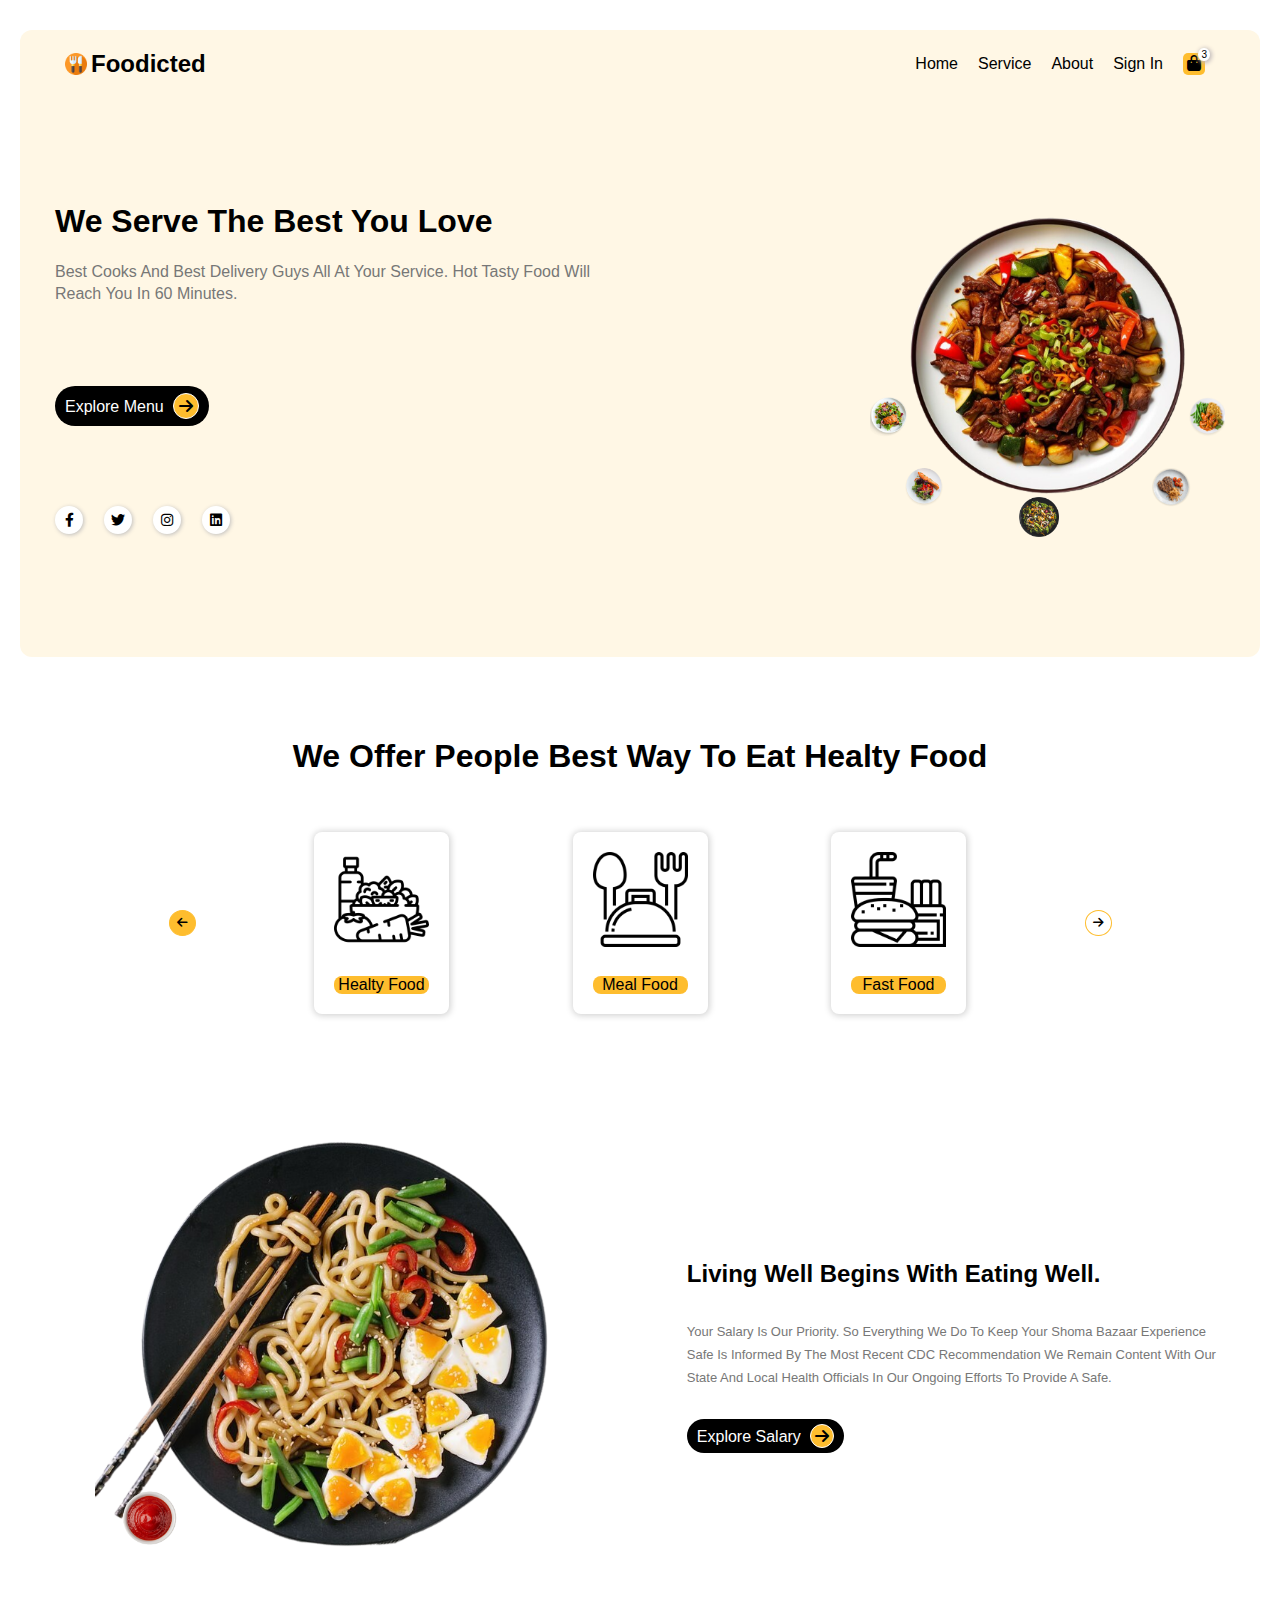
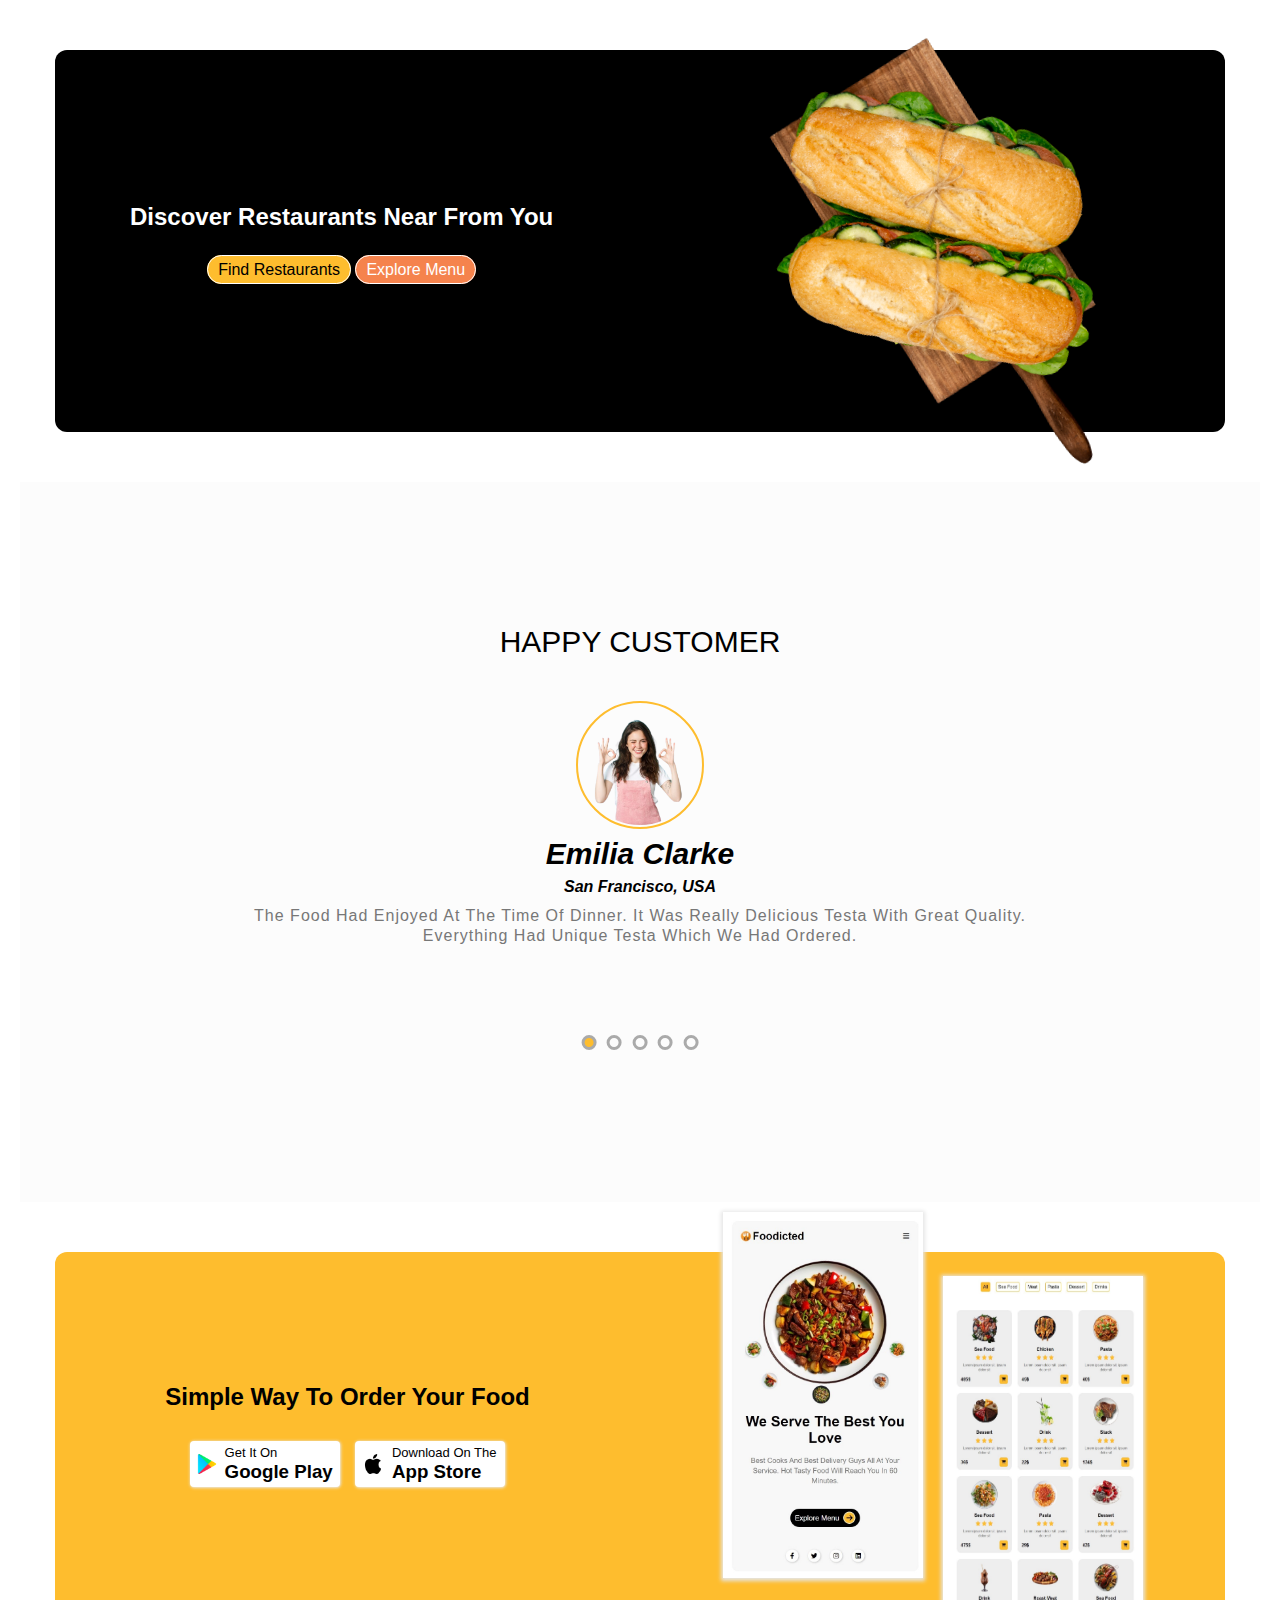
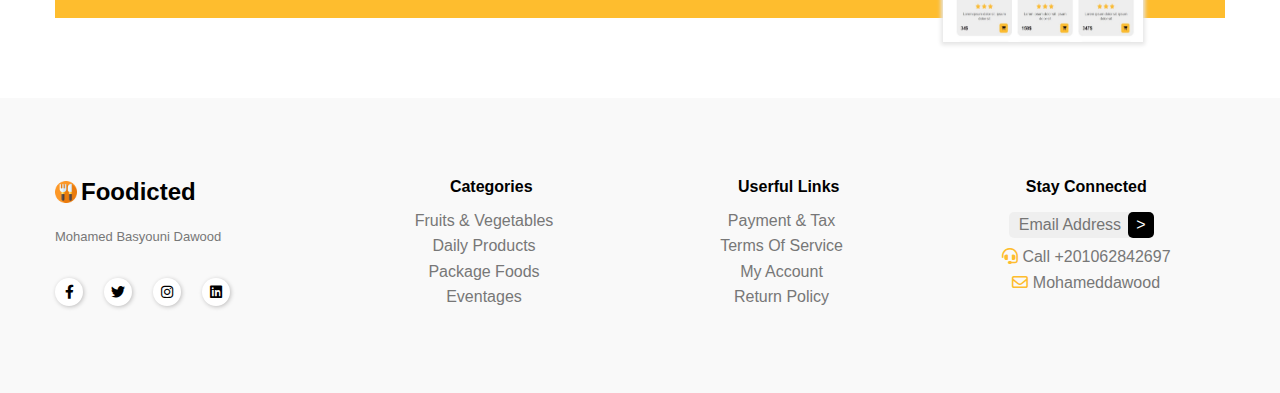
<file: index.html>
<!DOCTYPE html>
<html lang="en">

<head>
    <meta charset="UTF-8">

    <meta name="viewport" content="width=device-width, initial-scale=1.0">
    <!-- <link rel="stylesheet" href="css/bootstrap.min.css"> -->
    <link rel="stylesheet" href="css/main.css">
    <link rel="stylesheet" href="css/all.min.css">
    <link rel="stylesheet" href="css/normalize.css">
    <link rel="stylesheet" href="css/fontello.css">
    <link rel="icon" href="Images/Foodicted.png">
    <title>Foodicted</title>
</head>

<body>


    <!--start main-container  -->
    <div class="main-container" id="landing">

        <button id="btn2"><i class="fa-solid fa-arrow-up"></i></button>
        <!-- start landing  -->
        <div class="landing">
            <div class="container">
                <nav>
                    <div class="logo">
                        <img src="Images/Foodicted.png" alt="">
                        <h2>foodicted</h2>
                    </div>
                    <ul id="uln">
                        <li>
                            <a href="#landing">home</a>
                        </li>
                        <li>
                            <a href="#slider">service</a>
                        </li>
                        <li>
                            <a href="#about">about</a>
                        </li>
                        <li>
                            <a href="#footer">sign in</a>
                        </li>
                        <li class="shopping">
                            <a href=""><i class="fa fa-shopping-bag" aria-hidden="true" ></i></a>
                        </li>

                    </ul>
                    <div class="icon">
                        <i id="btn-icon" class="fa fa-bars" aria-hidden="true"></i>
                    </div>
                </nav>
                <div class="content">
                    <div class="text">
                        <h1>we serve the best you love </h1>
                        <p>Best cooks and best delivery guys all at your service. hot tasty food will reach you in 60 minutes.</p>
                        <a  class="explore-menu">
                            <span>explore menu</span>
                            <i class="fa fa-arrow-right" aria-hidden="true"></i>
                        </a>
                        <div class="social">
                            <a href="https://www.facebook.com/mohamed.bdawod.5" target="_blank"><i class="fa-brands fa-facebook-f"></i></a>
                            <a href="https://twitter.com/Bessooo23" target="_blank"><i class="fa-brands fa-twitter"></i></a>
                            <a href="https://www.instagram.com/mohamed__dawood23/?hl=en" target="_blank"><i class="fa-brands fa-instagram"></i></a>
                            <a href="https://www.linkedin.com/in/mohamed-basyouni-dawood/" target="_blank"><i class="fa-brands fa-linkedin"></i></a>
                        </div>
                    </div>
                    <div class="img">
                        <img src="Images/landing 3.png" alt="">
                        <span><img src="Images/Before/Before (6).png" alt=""></span>
                        <span><img src="Images/Before/Before (1).png" alt=""></span>
                        <span><img src="Images/Before/Before (4).png" alt=""></span>
                        <span><img src="Images/Before/Before (5).png" alt=""></span>
                        <span><img src="Images/Before/Before (2).png" alt=""></span>
                    </div>
                </div>
            </div>

        </div>
        <!-- end landing  -->


        <!-- start slider -->
        <div class="slider" id="slider">
            <div class="container">
                <h1>we offer people best way to eat healty food</h1>
                <div class="content">
                    <i class="fa fa-arrow-left" aria-hidden="true"></i>
                    <div class="box">
                        <img src="Images/Slider/Healty Food.png" alt="">
                        <p>healty food</p>
                    </div>
                    <div class="box">
                        <img src="Images/Slider/meal food.png" alt="">
                        <p>meal food</p>
                    </div>
                    <div class="box">
                        <img src="Images/Slider/Fast food.png" alt="">
                        <p>fast food</p>
                    </div>
                    <i class="fa fa-arrow-right" aria-hidden="true"></i>
                </div>
            </div>
        </div>
        <!-- end slider  -->


        <!-- start salary  -->
        <div class="salary">
            <div class="container">
                <div class="images">
                    <img src="Images/final salary.png" alt="">
                    <span><img src="Images/catchup.png" alt=""></span>
                </div>
                <div class="text">
                    <h2>living well begins with eating well.</h2>
                    <p>
                        <!-- راتبك هو أولويتنا. لذلك فإن كل ما نقوم به للحفاظ على تجربة سوق شوما الخاص بك آمنًا يتم إبلاغه من خلال أحدث توصيات مراكز السيطرة على الأمراض والوقاية منها ، فنحن لا نزال راضين عن مسؤولي الصحة في ولايتنا والمحليين في جهودنا المستمرة لتوفير الأمان. -->
                        your salary is our priority. so everything we do to keep your shoma bazaar experience safe is informed by the most recent CDC recommendation we remain content with our state and local health officials in our ongoing efforts to provide a safe.
                    </p>
                    <a href="http://127.0.0.1:5500/Filter.html">
                        <span>explore salary</span>
                        <i class="fa fa-arrow-right" aria-hidden="true"></i>
                    </a>
                </div>
            </div>
        </div>
        <!-- end salary  -->

        <!-- start discover  -->
        <div class="discover">
            <div class="container">
                <div class="content">
                    <div class="text">
                        <h2>discover restaurants near from you</h2>
                        <div class="button">
                            <a href="">find restaurants</a>
                            <a href="http://127.0.0.1:5500/Filter.html">explore menu</a>
                        </div>
                    </div>
                    <div class="images">
                        <img src="Images/discover.png" alt="">
                    </div>
                </div>
            </div>
        </div>
        <!-- end discover  -->


        <!-- start about  -->
        <div class="about" id="about">
            <!-- <div class="container">
                <div class="image">
                    <img src="Images/About.png" alt="">
                </div>
                <div class="text">
                    <h2>what people's say about foodicted.</h2>
                    <p>the food had enjoyed at the time of dinner. it was really delicious testa with great quality. everything had unique testa which we had ordered.</p>
                    <div class="info">
                        <img src="Images/Customer.jpg" alt="">
                        <div class="data">
                            <h3>emily elshazly</h3>
                            <p>happy customer</p>
                        </div>
                    </div>
                </div>
            </div> -->
            <div class="container">

                <div class="contents-wraper">

                    <section class="header">
                        <h2>happy customer</h2>
                    </section>

                    <section class="testRow">

                        <div class="testItem active">
                            <img src="Images/Happy Customer/Happy Customer (7).png">
                            <h3>emilia clarke</h3>
                            <h4>San Francisco, USA</h4>
                            <p>the food had enjoyed at the time of dinner. it was really delicious testa with great quality. everything had unique testa which we had ordered.</p>
                        </div>

                        <div class="testItem">
                            <img src="Images/Happy Customer/Happy Customer (1).png">
                            <h3>marwan waled</h3>
                            <h4>california, USA</h4>
                            <p>the food had enjoyed at the time of dinner. it was really delicious testa with great quality. everything had unique testa which we had ordered.</p>
                        </div>

                        <div class="testItem">
                            <img src="Images/Happy Customer/Happy Customer (12).png">
                            <h3>salma adel</h3>
                            <h4>San Francisco, USA</h4>
                            <p>the food had enjoyed at the time of dinner. it was really delicious testa with great quality. everything had unique testa which we had ordered.</p>
                        </div>

                        <div class="testItem">
                            <img src="Images/Happy Customer/Happy Customer (5).png">
                            <h3>yousef ahmed</h3>
                            <h4>florida, USA</h4>
                            <p>the food had enjoyed at the time of dinner. it was really delicious testa with great quality. everything had unique testa which we had ordered.</p>
                        </div>

                        <div class="testItem">
                            <img src="Images/Happy Customer/Happy Customer (10).png">
                            <h3>merna mohamed</h3>
                            <h4>los angeles, USA</h4>
                            <p>the food had enjoyed at the time of dinner. it was really delicious testa with great quality. everything had unique testa which we had ordered.</p>
                        </div>

                    </section>

                    <section class="indicators">
                        <div class="dot active" attr='0' onclick="switchTest(this)"></div>
                        <div class="dot" attr='1' onclick="switchTest(this)"></div>
                        <div class="dot" attr='2' onclick="switchTest(this)"></div>
                        <div class="dot" attr='3' onclick="switchTest(this)"></div>
                        <div class="dot" attr='4' onclick="switchTest(this)"></div>
                    </section>

                </div>
            </div>
        </div>
        <!-- end about  -->
        <script type="text/javascript">
            // Access the testimonials
            let testSlide = document.querySelectorAll('.testItem');
            // Access the indicators
            let dots = document.querySelectorAll('.dot');

            var counter = 0;

            // Add click event to the indicators
            function switchTest(currentTest) {
                currentTest.classList.add('active');
                var testId = currentTest.getAttribute('attr');
                if (testId > counter) {
                    testSlide[counter].style.animation = 'next1 0.5s ease-in forwards';
                    counter = testId;
                    testSlide[counter].style.animation = 'next2 0.5s ease-in forwards';
                } else if (testId == counter) {
                    return;
                } else {
                    testSlide[counter].style.animation = 'prev1 0.5s ease-in forwards';
                    counter = testId;
                    testSlide[counter].style.animation = 'prev2 0.5s ease-in forwards';
                }
                indicators();
            }

            // Add and remove active class from the indicators
            function indicators() {
                for (i = 0; i < dots.length; i++) {
                    dots[i].className = dots[i].className.replace(' active', '');
                }
                dots[counter].className += ' active';
            }

            // Code for auto sliding
            function slideNext() {
                testSlide[counter].style.animation = 'next1 0.5s ease-in forwards';
                if (counter >= testSlide.length - 1) {
                    counter = 0;
                } else {
                    counter++;
                }
                testSlide[counter].style.animation = 'next2 0.5s ease-in forwards';
                indicators();
            }

            function autoSliding() {
                deleteInterval = setInterval(timer, 2000);

                function timer() {
                    slideNext();
                    indicators();
                }
            }
            autoSliding();

            // Stop auto sliding when mouse is over the indicators
            const container = document.querySelector('.indicators');
            container.addEventListener('mouseover', pause);

            function pause() {
                clearInterval(deleteInterval);
            }

            // Resume sliding when mouse is out of the indicators
            container.addEventListener('mouseout', autoSliding);
        </script>

        <!-- start application  -->
        <div class="application" id="footer">
            <div class="container">
                <div class="content">
                    <div class="text">
                        <h2>simple way to order your food</h2>
                        <div class="button">
                            <a href="">
                                <img src="Images/google-play.png" alt="">
                                <section>
                                    <p>get it on</p>
                                    <h3>google play</h3>
                                </section>
                            </a>
                            <a href="">
                                <img src="Images/apple-logo.png" alt="">
                                <section>
                                    <p>download on the</p>
                                    <h3>app store</h3>
                                </section>
                            </a>
                        </div>
                    </div>
                    <div class="app">
                        <img src="Images/coppy.jpeg" alt="">
                        <img src="Images/mnue copy.jpeg" alt="">
                    </div>
                </div>
            </div>
        </div>
        <!-- end application  -->



    </div>
    <!--end main-container  -->


    <!-- start footer  -->
    <footer>
        <div class="main-container">
            <div class="container">
                <section>

                    <ul>
                        <li>
                            <h4>
                                <a href="">
                                    <div class="logo">
                                        <img src="Images/Foodicted.png" alt="">
                                        <h2>foodicted</h2>
                                    </div>
                                </a>
                            </h4>
                        </li>
                        <li>
                            <p>mohamed Basyouni Dawood</p>
                        </li>
                        <li>
                            <div class="social">
                                <a href="https://www.facebook.com/mohamed.bdawod.5" target="_blank"><i class="fa-brands fa-facebook-f"></i></a>
                                <a href="https://twitter.com/Bessooo23" target="_blank"><i class="fa-brands fa-twitter"></i></a>
                                <a href="https://www.instagram.com/mohamed__dawood23/?hl=en" target="_blank"><i class="fa-brands fa-instagram"></i></a>
                                <a href="https://www.linkedin.com/in/mohamed-basyouni-dawood/" target="_blank"><i class="fa-brands fa-linkedin"></i></a>
                            </div>
                        </li>
                        </li>
                    </ul>

                    <ul>
                        <li>
                            <h4>categories</h4>
                        </li>
                        <li>
                            <a href="">fruits & vegetables<i class="fa-solid fa-angles-right "></i></a>
                        </li>
                        <li>
                            <a href="">daily products<i class="fa-solid fa-angles-right "></i></a>
                        </li>
                        <li>
                            <a href="">package foods<i class="fa-solid fa-angles-right "></i></a>
                        </li>
                        <li>
                            <a href="">eventages<i class="fa-solid fa-angles-right "></i></a>
                        </li>
                    </ul>

                    <ul>
                        <li>
                            <h4>userful links</h4>
                        </li>
                        <li>
                            <a href="">payment & tax<i class="fa-solid fa-angles-right "></i></a>
                        </li>
                        <li>
                            <a href="">terms of service<i class="fa-solid fa-angles-right "></i></a>
                        </li>
                        <li>
                            <a href="">my account<i class="fa-solid fa-angles-right "></i></a>
                        </li>
                        <li>
                            <a href="">return policy<i class="fa-solid fa-angles-right "></i></a>
                        </li>
                    </ul>

                    <ul>
                        <li>
                            <h4>stay connected</h4>
                        </li>
                        <li>
                            <form action="">
                                <input type="text" placeholder="Email Address">
                                <input type="submit" value=">">
                            </form>
                        </li>
                        <li>
                            <a href=""><i class="fa-solid fa-headset"></i> call <span>+201062842697</span></a>
                        </li>
                        <li>
                            <a href=""><i class="fa-regular fa-envelope"></i> mohameddawood</a>
                        </li>
                    </ul>

                </section>
            </div>
        </div>

    </footer>
    <!-- end footer  -->
    <!-- <script src="js/bootstrap.bundle.min.js"></script>
    <script src="js/all.min.js"></script> -->
    <script src="Js/main.js"></script>
</body>

</html>
</file>
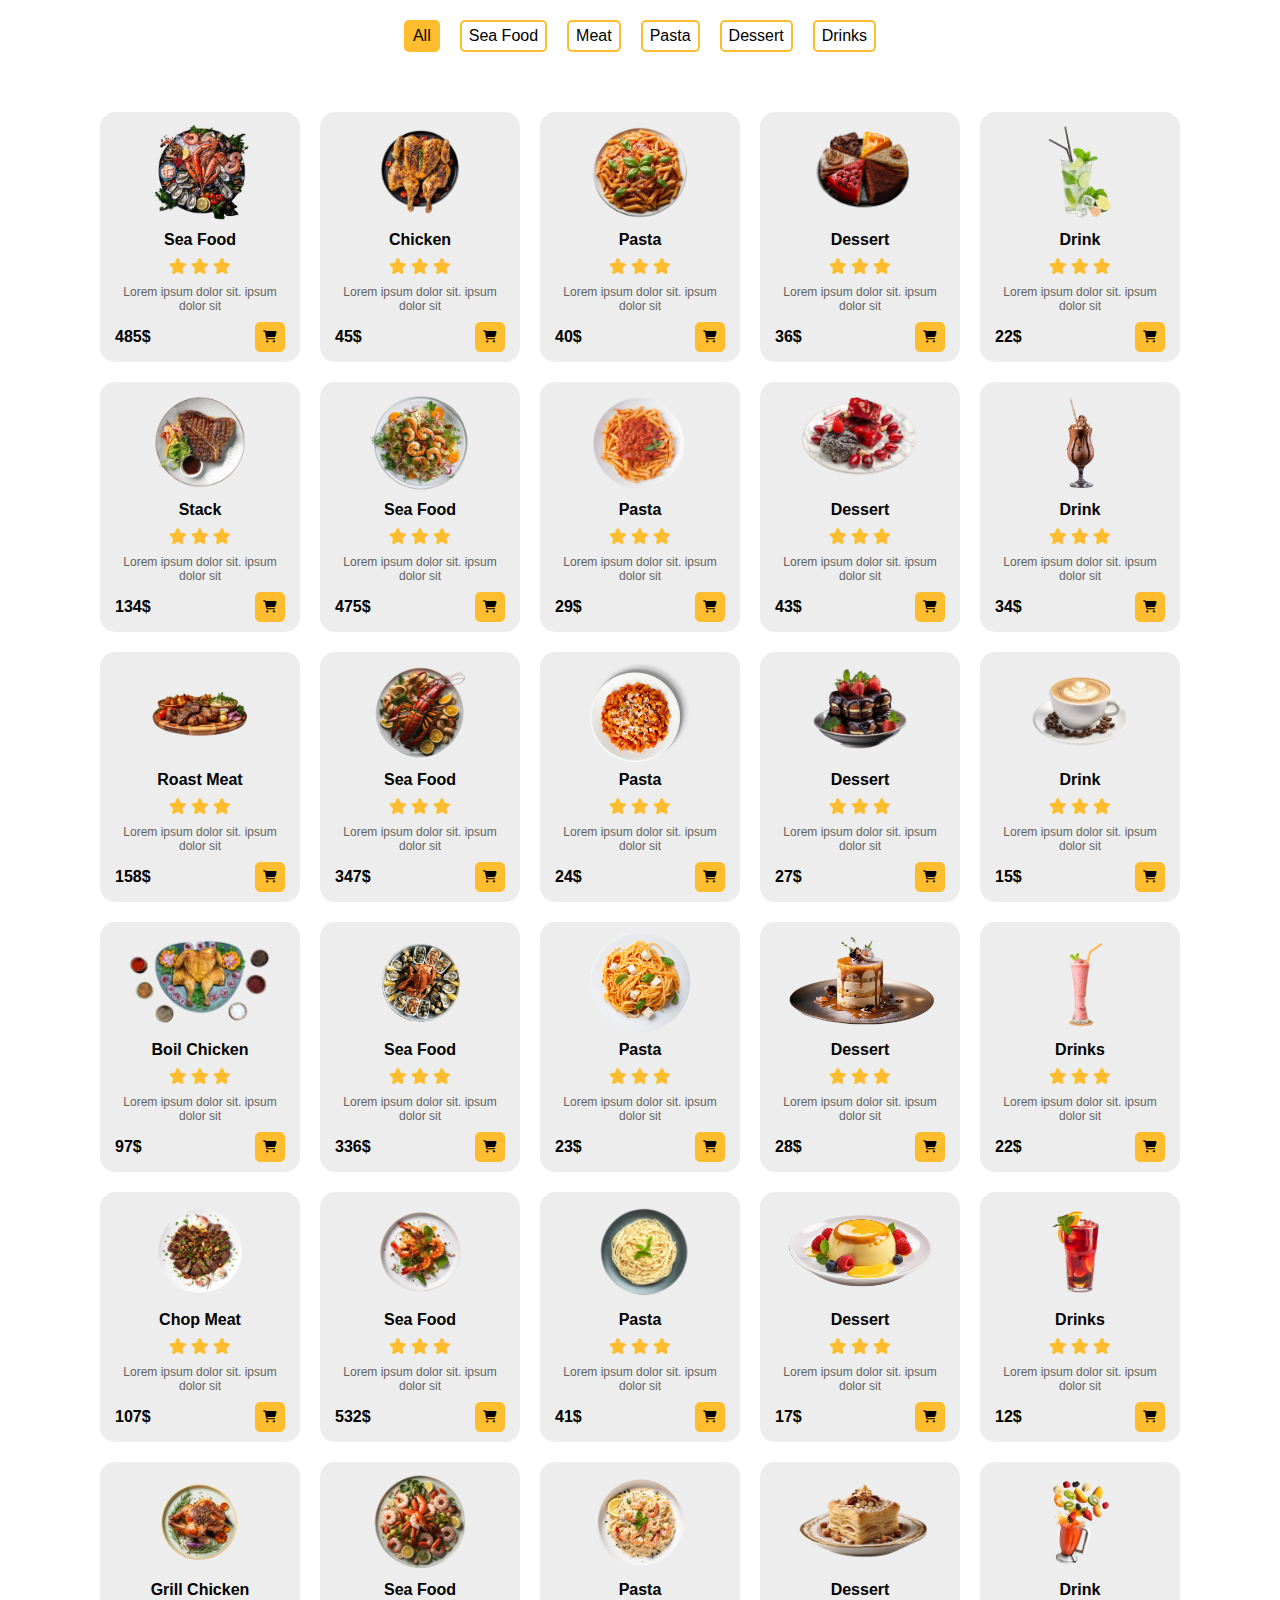
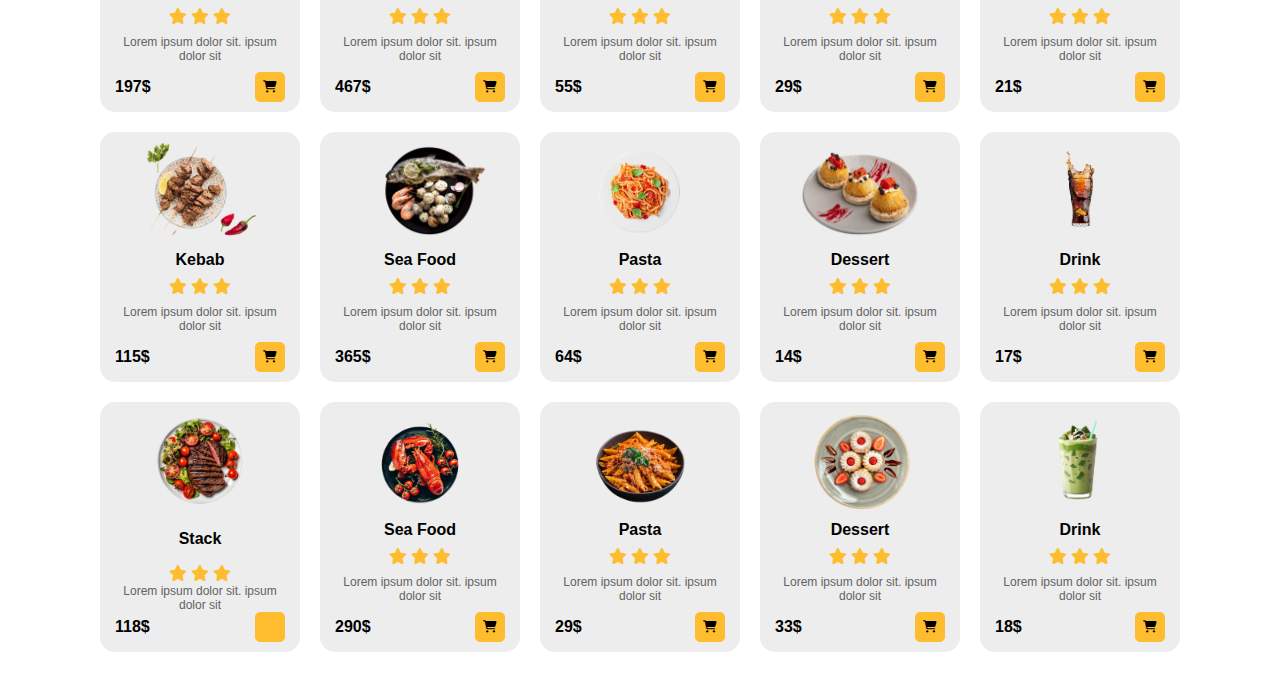
<file: Filter.html>
<!DOCTYPE html>
<html lang="en">

<head>
    <meta charset="UTF-8" />
    <meta name="viewport" content="width=device-width, initial-scale=1.0" />
    <link rel="stylesheet" href="css/filter.css" />
    <link rel="stylesheet" href="css/all.min.css">
    <link rel="stylesheet" href="css/normalize.css">
    <link rel="icon" href="Images/Foodicted.png">
    <title>Menu</title>
</head>

<body>
    <div class="filter">
        <div class="container">
            <div class="head">
                <ul>
                    <li data-cat=".all" class="active">all</li>
                    <li data-cat=".seafood">sea food</li>
                    <li data-cat=".meat">meat</li>
                    <li data-cat=".pasta">pasta</li>
                    <li data-cat=".dessert">dessert</li>
                    <li data-cat=".drinks">drinks</li>
                </ul>
            </div>
            <div class="content">
                <div class="all seafood">
                    <img src="Images/Filter/SeaFood/Seafood 1.png" alt="">
                    <span>-10%</span>
                    <ul>
                        <li>
                            <i class="fa-solid fa-plus"></i>
                        </li>
                        <li>
                            <i class="fa-solid fa-eye"></i>
                        </li>
                        <li>
                            <i class="fa-solid fa-heart"></i>
                        </li>
                    </ul>
                    <h3>sea food</h3>
                    <list>
                        <i class="fa fa-star" aria-hidden="true"></i>
                        <i class="fa fa-star" aria-hidden="true"></i>
                        <i class="fa fa-star" aria-hidden="true"></i>
                    </list>
                    <p>Lorem ipsum dolor sit. ipsum dolor sit</p>
                    <section class="price">
                        <span>485$</span>
                        <a href=""><i class="fa-solid fa-cart-shopping"></i></a>
                    </section>
                </div>
                <div class="all meat">
                    <img src="Images/Filter/chicken1.png" alt="">
                    <span>-10%</span>
                    <ul>
                        <li>
                            <i class="fa-solid fa-plus"></i>
                        </li>
                        <li>
                            <i class="fa-solid fa-eye"></i>
                        </li>
                        <li>
                            <i class="fa-solid fa-heart"></i>
                        </li>
                    </ul>
                    <h3>chicken</h3>
                    <list>
                        <i class="fa fa-star" aria-hidden="true"></i>
                        <i class="fa fa-star" aria-hidden="true"></i>
                        <i class="fa fa-star" aria-hidden="true"></i>
                    </list>
                    <p>Lorem ipsum dolor sit. ipsum dolor sit</p>
                    <section class="price">
                        <span>45$</span>
                        <a href=""><i class="fa-solid fa-cart-shopping"></i></a>
                    </section>
                </div>
                <div class="all pasta">
                    <img src="Images/Filter/Pasta Without background/Pasta  (8).png" alt="">
                    <span>-10%</span>
                    <ul>
                        <li>
                            <i class="fa-solid fa-plus"></i>
                        </li>
                        <li>
                            <i class="fa-solid fa-eye"></i>
                        </li>
                        <li>
                            <i class="fa-solid fa-heart"></i>
                        </li>
                    </ul>
                    <h3>pasta</h3>
                    <list>
                        <i class="fa fa-star" aria-hidden="true"></i>
                        <i class="fa fa-star" aria-hidden="true"></i>
                        <i class="fa fa-star" aria-hidden="true"></i>
                    </list>
                    <p>Lorem ipsum dolor sit. ipsum dolor sit</p>
                    <section class="price">
                        <span>40$</span>
                        <a href=""><i class="fa-solid fa-cart-shopping"></i></a>
                    </section>
                </div>
                <div class="all dessert">
                    <img src="Images/Filter/Dessert/Dessert (41).png" alt="">
                    <span>-10%</span>
                    <ul>
                        <li>
                            <i class="fa-solid fa-plus"></i>
                        </li>
                        <li>
                            <i class="fa-solid fa-eye"></i>
                        </li>
                        <li>
                            <i class="fa-solid fa-heart"></i>
                        </li>
                    </ul>
                    <h3>dessert</h3>
                    <list>
                        <i class="fa fa-star" aria-hidden="true"></i>
                        <i class="fa fa-star" aria-hidden="true"></i>
                        <i class="fa fa-star" aria-hidden="true"></i>
                    </list>
                    <p>Lorem ipsum dolor sit. ipsum dolor sit</p>
                    <section class="price">
                        <span>36$</span>
                        <a href=""><i class="fa-solid fa-cart-shopping"></i></a>
                    </section>
                </div>
                <div class="all drinks">
                    <img src="Images/Filter/Juice/juice  (4).png" alt="">
                    <span>-10%</span>
                    <ul>
                        <li>
                            <i class="fa-solid fa-plus"></i>
                        </li>
                        <li>
                            <i class="fa-solid fa-eye"></i>
                        </li>
                        <li>
                            <i class="fa-solid fa-heart"></i>
                        </li>
                    </ul>
                    <h3>drink</h3>
                    <list>
                        <i class="fa fa-star" aria-hidden="true"></i>
                        <i class="fa fa-star" aria-hidden="true"></i>
                        <i class="fa fa-star" aria-hidden="true"></i>
                    </list>
                    <p>Lorem ipsum dolor sit. ipsum dolor sit</p>
                    <section class="price">
                        <span>22$</span>
                        <a href=""><i class="fa-solid fa-cart-shopping"></i></a>
                    </section>
                </div>
                <div class="all meat">
                    <img src="Images/Filter/Meat Without Backgorund/Meat 1.png" alt="">
                    <span>-10%</span>
                    <ul>
                        <li>
                            <i class="fa-solid fa-plus"></i>
                        </li>
                        <li>
                            <i class="fa-solid fa-eye"></i>
                        </li>
                        <li>
                            <i class="fa-solid fa-heart"></i>
                        </li>
                    </ul>
                    <h3>stack</h3>
                    <list>
                        <i class="fa fa-star" aria-hidden="true"></i>
                        <i class="fa fa-star" aria-hidden="true"></i>
                        <i class="fa fa-star" aria-hidden="true"></i>
                    </list>
                    <p>Lorem ipsum dolor sit. ipsum dolor sit</p>
                    <section class="price">
                        <span>134$</span>
                        <a href=""><i class="fa-solid fa-cart-shopping"></i></a>
                    </section>
                </div>
                <div class="all seafood">
                    <img src="Images/Filter/SeaFood/SeaFood 2.png" alt="">
                    <span>-10%</span>
                    <ul>
                        <li>
                            <i class="fa-solid fa-plus"></i>
                        </li>
                        <li>
                            <i class="fa-solid fa-eye"></i>
                        </li>
                        <li>
                            <i class="fa-solid fa-heart"></i>
                        </li>
                    </ul>
                    <h3>sea food</h3>
                    <list>
                        <i class="fa fa-star" aria-hidden="true"></i>
                        <i class="fa fa-star" aria-hidden="true"></i>
                        <i class="fa fa-star" aria-hidden="true"></i>
                    </list>
                    <p>Lorem ipsum dolor sit. ipsum dolor sit</p>
                    <section class="price">
                        <span>475$</span>
                        <a href=""><i class="fa-solid fa-cart-shopping"></i></a>
                    </section>
                </div>
                <div class="all pasta">
                    <img src="Images/Filter/Pasta Without background/Pasta  (5).png" alt="">
                    <span>-10%</span>
                    <ul>
                        <li>
                            <i class="fa-solid fa-plus"></i>
                        </li>
                        <li>
                            <i class="fa-solid fa-eye"></i>
                        </li>
                        <li>
                            <i class="fa-solid fa-heart"></i>
                        </li>
                    </ul>
                    <h3>pasta</h3>
                    <list>
                        <i class="fa fa-star" aria-hidden="true"></i>
                        <i class="fa fa-star" aria-hidden="true"></i>
                        <i class="fa fa-star" aria-hidden="true"></i>
                    </list>
                    <p>Lorem ipsum dolor sit. ipsum dolor sit</p>
                    <section class="price">
                        <span>29$</span>
                        <a href=""><i class="fa-solid fa-cart-shopping"></i></a>
                    </section>
                </div>
                <div class="all dessert">
                    <img src="Images/Filter/Dessert/Dessert (16).png" alt="">
                    <span>-10%</span>
                    <ul>
                        <li>
                            <i class="fa-solid fa-plus"></i>
                        </li>
                        <li>
                            <i class="fa-solid fa-eye"></i>
                        </li>
                        <li>
                            <i class="fa-solid fa-heart"></i>
                        </li>
                    </ul>
                    <h3>dessert</h3>
                    <list>
                        <i class="fa fa-star" aria-hidden="true"></i>
                        <i class="fa fa-star" aria-hidden="true"></i>
                        <i class="fa fa-star" aria-hidden="true"></i>
                    </list>
                    <p>Lorem ipsum dolor sit. ipsum dolor sit</p>
                    <section class="price">
                        <span>43$</span>
                        <a href=""><i class="fa-solid fa-cart-shopping"></i></a>
                    </section>
                </div>
                <div class="all drinks">
                    <img src="Images/Filter/Juice/juice  (29).png" alt="">
                    <span>-10%</span>
                    <ul>
                        <li>
                            <i class="fa-solid fa-plus"></i>
                        </li>
                        <li>
                            <i class="fa-solid fa-eye"></i>
                        </li>
                        <li>
                            <i class="fa-solid fa-heart"></i>
                        </li>
                    </ul>
                    <h3>drink</h3>
                    <list>
                        <i class="fa fa-star" aria-hidden="true"></i>
                        <i class="fa fa-star" aria-hidden="true"></i>
                        <i class="fa fa-star" aria-hidden="true"></i>
                    </list>
                    <p>Lorem ipsum dolor sit. ipsum dolor sit</p>
                    <section class="price">
                        <span>34$</span>
                        <a href=""><i class="fa-solid fa-cart-shopping"></i></a>
                    </section>
                </div>
                <div class="all meat">
                    <img src="Images/Filter/Meat Without Backgorund/Meat 5.png" alt="">
                    <ul>
                        <li>
                            <i class="fa-solid fa-plus"></i>
                        </li>
                        <li>
                            <i class="fa-solid fa-eye"></i>
                        </li>
                        <li>
                            <i class="fa-solid fa-heart"></i>
                        </li>
                    </ul><span>-10%</span>
                    <h3>roast meat</h3>
                    <list>
                        <i class="fa fa-star" aria-hidden="true"></i>
                        <i class="fa fa-star" aria-hidden="true"></i>
                        <i class="fa fa-star" aria-hidden="true"></i>
                    </list>
                    <p>Lorem ipsum dolor sit. ipsum dolor sit</p>
                    <section class="price">
                        <span>158$</span>
                        <a href=""><i class="fa-solid fa-cart-shopping"></i></a>
                    </section>
                </div>
                <div class="all seafood">
                    <img src="Images/Filter/SeaFood/SeaFood 3.png" alt="">
                    <span>-10%</span>
                    <ul>
                        <li>
                            <i class="fa-solid fa-plus"></i>
                        </li>
                        <li>
                            <i class="fa-solid fa-eye"></i>
                        </li>
                        <li>
                            <i class="fa-solid fa-heart"></i>
                        </li>
                    </ul>
                    <h3>sea food</h3>
                    <list>
                        <i class="fa fa-star" aria-hidden="true"></i>
                        <i class="fa fa-star" aria-hidden="true"></i>
                        <i class="fa fa-star" aria-hidden="true"></i>
                    </list>
                    <p>Lorem ipsum dolor sit. ipsum dolor sit</p>
                    <section class="price">
                        <span>347$</span>
                        <a href=""><i class="fa-solid fa-cart-shopping"></i></a>
                    </section>
                </div>
                <div class="all pasta">
                    <img src="Images/Filter/Pasta Without background/Pasta (20).png" alt="">
                    <span>-10%</span>
                    <ul>
                        <li>
                            <i class="fa-solid fa-plus"></i>
                        </li>
                        <li>
                            <i class="fa-solid fa-eye"></i>
                        </li>
                        <li>
                            <i class="fa-solid fa-heart"></i>
                        </li>
                    </ul>
                    <h3>pasta</h3>
                    <list>
                        <i class="fa fa-star" aria-hidden="true"></i>
                        <i class="fa fa-star" aria-hidden="true"></i>
                        <i class="fa fa-star" aria-hidden="true"></i>
                    </list>
                    <p>Lorem ipsum dolor sit. ipsum dolor sit</p>
                    <section class="price">
                        <span>24$</span>
                        <a href=""><i class="fa-solid fa-cart-shopping"></i></a>
                    </section>
                </div>
                <div class="all dessert">
                    <img src="Images/Filter/Dessert/Dessert (5).png" alt="">
                    <span>-10%</span>
                    <ul>
                        <li>
                            <i class="fa-solid fa-plus"></i>
                        </li>
                        <li>
                            <i class="fa-solid fa-eye"></i>
                        </li>
                        <li>
                            <i class="fa-solid fa-heart"></i>
                        </li>
                    </ul>
                    <h3>dessert</h3>
                    <list>
                        <i class="fa fa-star" aria-hidden="true"></i>
                        <i class="fa fa-star" aria-hidden="true"></i>
                        <i class="fa fa-star" aria-hidden="true"></i>
                    </list>
                    <p>Lorem ipsum dolor sit. ipsum dolor sit</p>
                    <section class="price">
                        <span>27$</span>
                        <a href=""><i class="fa-solid fa-cart-shopping"></i></a>
                    </section>
                </div>
                <div class="all drinks">
                    <img src="Images/Filter/Juice/juice  (5).png" alt="">
                    <span>-10%</span>
                    <ul>
                        <li>
                            <i class="fa-solid fa-plus"></i>
                        </li>
                        <li>
                            <i class="fa-solid fa-eye"></i>
                        </li>
                        <li>
                            <i class="fa-solid fa-heart"></i>
                        </li>
                    </ul>
                    <h3>drink</h3>
                    <list>
                        <i class="fa fa-star" aria-hidden="true"></i>
                        <i class="fa fa-star" aria-hidden="true"></i>
                        <i class="fa fa-star" aria-hidden="true"></i>
                    </list>
                    <p>Lorem ipsum dolor sit. ipsum dolor sit</p>
                    <section class="price">
                        <span>15$</span>
                        <a href=""><i class="fa-solid fa-cart-shopping"></i></a>
                    </section>
                </div>
                <div class="all meat">
                    <img src="Images/Filter/Meat Without Backgorund/Chicken with spices .png" alt="">
                    <span>-10%</span>
                    <ul>
                        <li>
                            <i class="fa-solid fa-plus"></i>
                        </li>
                        <li>
                            <i class="fa-solid fa-eye"></i>
                        </li>
                        <li>
                            <i class="fa-solid fa-heart"></i>
                        </li>
                    </ul>
                    <h3>Boil chicken</h3>
                    <list>
                        <i class="fa fa-star" aria-hidden="true"></i>
                        <i class="fa fa-star" aria-hidden="true"></i>
                        <i class="fa fa-star" aria-hidden="true"></i>
                    </list>
                    <p>Lorem ipsum dolor sit. ipsum dolor sit</p>
                    <section class="price">
                        <span>97$</span>
                        <a href=""><i class="fa-solid fa-cart-shopping"></i></a>
                    </section>
                </div>
                <div class="all seafood">
                    <img src="Images/Filter/SeaFood/SeaFood 4.png" alt="">
                    <span>-10%</span>
                    <ul>
                        <li>
                            <i class="fa-solid fa-plus"></i>
                        </li>
                        <li>
                            <i class="fa-solid fa-eye"></i>
                        </li>
                        <li>
                            <i class="fa-solid fa-heart"></i>
                        </li>
                    </ul>
                    <h3>sea food</h3>
                    <list>
                        <i class="fa fa-star" aria-hidden="true"></i>
                        <i class="fa fa-star" aria-hidden="true"></i>
                        <i class="fa fa-star" aria-hidden="true"></i>
                    </list>
                    <p>Lorem ipsum dolor sit. ipsum dolor sit</p>
                    <section class="price">
                        <span>336$</span>
                        <a href=""><i class="fa-solid fa-cart-shopping"></i></a>
                    </section>
                </div>
                <div class="all pasta">
                    <img src="Images/Filter/Pasta Without background/Pasta (21).png" alt="">
                    <span>-10%</span>
                    <ul>
                        <li>
                            <i class="fa-solid fa-plus"></i>
                        </li>
                        <li>
                            <i class="fa-solid fa-eye"></i>
                        </li>
                        <li>
                            <i class="fa-solid fa-heart"></i>
                        </li>
                    </ul>
                    <h3>pasta</h3>
                    <list>
                        <i class="fa fa-star" aria-hidden="true"></i>
                        <i class="fa fa-star" aria-hidden="true"></i>
                        <i class="fa fa-star" aria-hidden="true"></i>
                    </list>
                    <p>Lorem ipsum dolor sit. ipsum dolor sit</p>
                    <section class="price">
                        <span>23$</span>
                        <a href=""><i class="fa-solid fa-cart-shopping"></i></a>
                    </section>
                </div>
                <div class="all dessert">
                    <img src="Images/Filter/Dessert/Dessert (3).png" alt="">
                    <span>-10%</span>
                    <ul>
                        <li>
                            <i class="fa-solid fa-plus"></i>
                        </li>
                        <li>
                            <i class="fa-solid fa-eye"></i>
                        </li>
                        <li>
                            <i class="fa-solid fa-heart"></i>
                        </li>
                    </ul>
                    <h3>dessert</h3>
                    <list>
                        <i class="fa fa-star" aria-hidden="true"></i>
                        <i class="fa fa-star" aria-hidden="true"></i>
                        <i class="fa fa-star" aria-hidden="true"></i>
                    </list>
                    <p>Lorem ipsum dolor sit. ipsum dolor sit</p>
                    <section class="price">
                        <span>28$</span>
                        <a href=""><i class="fa-solid fa-cart-shopping"></i></a>
                    </section>
                </div>
                <div class="all drinks">
                    <img src="Images/Filter/Juice/juice  (11).png" alt="">
                    <span>-10%</span>
                    <ul>
                        <li>
                            <i class="fa-solid fa-plus"></i>
                        </li>
                        <li>
                            <i class="fa-solid fa-eye"></i>
                        </li>
                        <li>
                            <i class="fa-solid fa-heart"></i>
                        </li>
                    </ul>
                    <h3>drinks</h3>
                    <list>
                        <i class="fa fa-star" aria-hidden="true"></i>
                        <i class="fa fa-star" aria-hidden="true"></i>
                        <i class="fa fa-star" aria-hidden="true"></i>
                    </list>
                    <p>Lorem ipsum dolor sit. ipsum dolor sit</p>
                    <section class="price">
                        <span>22$</span>
                        <a href=""><i class="fa-solid fa-cart-shopping"></i></a>
                    </section>
                </div>
                <div class="all meat">
                    <img src="Images/Filter/Meat Without Backgorund/Meat 3.png" alt="">
                    <span>-10%</span>
                    <ul>
                        <li>
                            <i class="fa-solid fa-plus"></i>
                        </li>
                        <li>
                            <i class="fa-solid fa-eye"></i>
                        </li>
                        <li>
                            <i class="fa-solid fa-heart"></i>
                        </li>
                    </ul>
                    <h3>Chop meat</h3>
                    <list>
                        <i class="fa fa-star" aria-hidden="true"></i>
                        <i class="fa fa-star" aria-hidden="true"></i>
                        <i class="fa fa-star" aria-hidden="true"></i>
                    </list>
                    <p>Lorem ipsum dolor sit. ipsum dolor sit</p>
                    <section class="price">
                        <span>107$</span>
                        <a href=""><i class="fa-solid fa-cart-shopping"></i></a>
                    </section>
                </div>
                <div class="all seafood">
                    <img src="Images/Filter/SeaFood/SeaFood 5.png" alt="">
                    <span>-10%</span>
                    <ul>
                        <li>
                            <i class="fa-solid fa-plus"></i>
                        </li>
                        <li>
                            <i class="fa-solid fa-eye"></i>
                        </li>
                        <li>
                            <i class="fa-solid fa-heart"></i>
                        </li>
                    </ul>
                    <h3>sea food</h3>
                    <list>
                        <i class="fa fa-star" aria-hidden="true"></i>
                        <i class="fa fa-star" aria-hidden="true"></i>
                        <i class="fa fa-star" aria-hidden="true"></i>
                    </list>
                    <p>Lorem ipsum dolor sit. ipsum dolor sit</p>
                    <section class="price">
                        <span>532$</span>
                        <a href=""><i class="fa-solid fa-cart-shopping"></i></a>
                    </section>
                </div>
                <div class="all pasta">
                    <img src="Images/Filter/Pasta Without background/Pasta  (16).png" alt="">
                    <span>-10%</span>
                    <ul>
                        <li>
                            <i class="fa-solid fa-plus"></i>
                        </li>
                        <li>
                            <i class="fa-solid fa-eye"></i>
                        </li>
                        <li>
                            <i class="fa-solid fa-heart"></i>
                        </li>
                    </ul>
                    <h3>pasta</h3>
                    <list>
                        <i class="fa fa-star" aria-hidden="true"></i>
                        <i class="fa fa-star" aria-hidden="true"></i>
                        <i class="fa fa-star" aria-hidden="true"></i>
                    </list>
                    <p>Lorem ipsum dolor sit. ipsum dolor sit</p>
                    <section class="price">
                        <span>41$</span>
                        <a href=""><i class="fa-solid fa-cart-shopping"></i></a>
                    </section>
                </div>
                <div class="all dessert">
                    <img src="Images/Filter/Dessert/Dessert (13).png" alt="">
                    <span>-10%</span>
                    <ul>
                        <li>
                            <i class="fa-solid fa-plus"></i>
                        </li>
                        <li>
                            <i class="fa-solid fa-eye"></i>
                        </li>
                        <li>
                            <i class="fa-solid fa-heart"></i>
                        </li>
                    </ul>
                    <h3>dessert</h3>
                    <list>
                        <i class="fa fa-star" aria-hidden="true"></i>
                        <i class="fa fa-star" aria-hidden="true"></i>
                        <i class="fa fa-star" aria-hidden="true"></i>
                    </list>
                    <p>Lorem ipsum dolor sit. ipsum dolor sit</p>
                    <section class="price">
                        <span>17$</span>
                        <a href=""><i class="fa-solid fa-cart-shopping"></i></a>
                    </section>
                </div>
                <div class="all drinks">
                    <img src="Images/Filter/Juice/juice  (1).png" alt="">
                    <span>-10%</span>
                    <ul>
                        <li>
                            <i class="fa-solid fa-plus"></i>
                        </li>
                        <li>
                            <i class="fa-solid fa-eye"></i>
                        </li>
                        <li>
                            <i class="fa-solid fa-heart"></i>
                        </li>
                    </ul>
                    <h3>drinks</h3>
                    <list>
                        <i class="fa fa-star" aria-hidden="true"></i>
                        <i class="fa fa-star" aria-hidden="true"></i>
                        <i class="fa fa-star" aria-hidden="true"></i>
                    </list>
                    <p>Lorem ipsum dolor sit. ipsum dolor sit</p>
                    <section class="price">
                        <span>12$</span>
                        <a href=""><i class="fa-solid fa-cart-shopping"></i></a>
                    </section>
                </div>
                <div class="all meat">
                    <img src="Images/Filter/Meat Without Backgorund/Chicken 1 .png" alt="">
                    <span>-10%</span>
                    <ul>
                        <li>
                            <i class="fa-solid fa-plus"></i>
                        </li>
                        <li>
                            <i class="fa-solid fa-eye"></i>
                        </li>
                        <li>
                            <i class="fa-solid fa-heart"></i>
                        </li>
                    </ul>
                    <h3>Grill chicken</h3>
                    <list>
                        <i class="fa fa-star" aria-hidden="true"></i>
                        <i class="fa fa-star" aria-hidden="true"></i>
                        <i class="fa fa-star" aria-hidden="true"></i>
                    </list>
                    <p>Lorem ipsum dolor sit. ipsum dolor sit</p>
                    <section class="price">
                        <span>197$</span>
                        <a href=""><i class="fa-solid fa-cart-shopping"></i></a>
                    </section>
                </div>
                <div class="all seafood">
                    <img src="Images/Filter/SeaFood/SeaFood 6.png" alt="">
                    <span>-10%</span>
                    <ul>
                        <li>
                            <i class="fa-solid fa-plus"></i>
                        </li>
                        <li>
                            <i class="fa-solid fa-eye"></i>
                        </li>
                        <li>
                            <i class="fa-solid fa-heart"></i>
                        </li>
                    </ul>
                    <h3>sea food</h3>
                    <list>
                        <i class="fa fa-star" aria-hidden="true"></i>
                        <i class="fa fa-star" aria-hidden="true"></i>
                        <i class="fa fa-star" aria-hidden="true"></i>
                    </list>
                    <p>Lorem ipsum dolor sit. ipsum dolor sit</p>
                    <section class="price">
                        <span>467$</span>
                        <a href=""><i class="fa-solid fa-cart-shopping"></i></a>
                    </section>
                </div>
                <div class="all pasta">
                    <img src="Images/Filter/Pasta Without background/Pasta  (12).png" alt="">
                    <span>-10%</span>
                    <ul>
                        <li>
                            <i class="fa-solid fa-plus"></i>
                        </li>
                        <li>
                            <i class="fa-solid fa-eye"></i>
                        </li>
                        <li>
                            <i class="fa-solid fa-heart"></i>
                        </li>
                    </ul>
                    <h3>pasta</h3>
                    <list>
                        <i class="fa fa-star" aria-hidden="true"></i>
                        <i class="fa fa-star" aria-hidden="true"></i>
                        <i class="fa fa-star" aria-hidden="true"></i>
                    </list>
                    <p>Lorem ipsum dolor sit. ipsum dolor sit</p>
                    <section class="price">
                        <span>55$</span>
                        <a href=""><i class="fa-solid fa-cart-shopping"></i></a>
                    </section>
                </div>
                <div class="all dessert">
                    <img src="Images/Filter/Dessert/Dessert (26).png" alt="">
                    <span>-10%</span>
                    <ul>
                        <li>
                            <i class="fa-solid fa-plus"></i>
                        </li>
                        <li>
                            <i class="fa-solid fa-eye"></i>
                        </li>
                        <li>
                            <i class="fa-solid fa-heart"></i>
                        </li>
                    </ul>
                    <h3>dessert</h3>
                    <list>
                        <i class="fa fa-star" aria-hidden="true"></i>
                        <i class="fa fa-star" aria-hidden="true"></i>
                        <i class="fa fa-star" aria-hidden="true"></i>
                    </list>
                    <p>Lorem ipsum dolor sit. ipsum dolor sit</p>
                    <section class="price">
                        <span>29$</span>
                        <a href=""><i class="fa-solid fa-cart-shopping"></i></a>
                    </section>
                </div>
                <div class="all drinks">
                    <img src="Images/Filter/Juice/juice  (10).png" alt="">
                    <span>-10%</span>
                    <ul>
                        <li>
                            <i class="fa-solid fa-plus"></i>
                        </li>
                        <li>
                            <i class="fa-solid fa-eye"></i>
                        </li>
                        <li>
                            <i class="fa-solid fa-heart"></i>
                        </li>
                    </ul>
                    <h3>drink</h3>
                    <list>
                        <i class="fa fa-star" aria-hidden="true"></i>
                        <i class="fa fa-star" aria-hidden="true"></i>
                        <i class="fa fa-star" aria-hidden="true"></i>
                    </list>
                    <p>Lorem ipsum dolor sit. ipsum dolor sit</p>
                    <section class="price">
                        <span>21$</span>
                        <a href=""><i class="fa-solid fa-cart-shopping"></i></a>
                    </section>
                </div>
                <div class="all meat">
                    <img src="Images/Filter/Meat Without Backgorund/Kapap.png" alt="">
                    <span>-10%</span>
                    <ul>
                        <li>
                            <i class="fa-solid fa-plus"></i>
                        </li>
                        <li>
                            <i class="fa-solid fa-eye"></i>
                        </li>
                        <li>
                            <i class="fa-solid fa-heart"></i>
                        </li>
                    </ul>
                    <h3>kebab</h3>
                    <list>
                        <i class="fa fa-star" aria-hidden="true"></i>
                        <i class="fa fa-star" aria-hidden="true"></i>
                        <i class="fa fa-star" aria-hidden="true"></i>
                    </list>
                    <p>Lorem ipsum dolor sit. ipsum dolor sit</p>
                    <section class="price">
                        <span>115$</span>
                        <a href=""><i class="fa-solid fa-cart-shopping"></i></a>
                    </section>
                </div>
                <div class="all seafood">
                    <img src="Images/Filter/SeaFood/SeaFood 7.png" alt="">
                    <span>-10%</span>
                    <ul>
                        <li>
                            <i class="fa-solid fa-plus"></i>
                        </li>
                        <li>
                            <i class="fa-solid fa-eye"></i>
                        </li>
                        <li>
                            <i class="fa-solid fa-heart"></i>
                        </li>
                    </ul>
                    <h3>sea food</h3>
                    <list>
                        <i class="fa fa-star" aria-hidden="true"></i>
                        <i class="fa fa-star" aria-hidden="true"></i>
                        <i class="fa fa-star" aria-hidden="true"></i>
                    </list>
                    <p>Lorem ipsum dolor sit. ipsum dolor sit</p>
                    <section class="price">
                        <span>365$</span>
                        <a href=""><i class="fa-solid fa-cart-shopping"></i></a>
                    </section>
                </div>
                <div class="all pasta">
                    <img src="Images/Filter/Pasta Without background/Pasta  (4).png" alt="">
                    <span>-10%</span>
                    <ul>
                        <li>
                            <i class="fa-solid fa-plus"></i>
                        </li>
                        <li>
                            <i class="fa-solid fa-eye"></i>
                        </li>
                        <li>
                            <i class="fa-solid fa-heart"></i>
                        </li>
                    </ul>
                    <h3>pasta</h3>
                    <list>
                        <i class="fa fa-star" aria-hidden="true"></i>
                        <i class="fa fa-star" aria-hidden="true"></i>
                        <i class="fa fa-star" aria-hidden="true"></i>
                    </list>
                    <p>Lorem ipsum dolor sit. ipsum dolor sit</p>
                    <section class="price">
                        <span>64$</span>
                        <a href=""><i class="fa-solid fa-cart-shopping"></i></a>
                    </section>
                </div>
                <div class="all dessert">
                    <img src="Images/Filter/Dessert/Dessert (39).png" alt="">
                    <ul>
                        <li>
                            <i class="fa-solid fa-plus"></i>
                        </li>
                        <li>
                            <i class="fa-solid fa-eye"></i>
                        </li>
                        <li>
                            <i class="fa-solid fa-heart"></i>
                        </li>
                    </ul><span>-10%</span>
                    <h3>dessert</h3>
                    <list>
                        <i class="fa fa-star" aria-hidden="true"></i>
                        <i class="fa fa-star" aria-hidden="true"></i>
                        <i class="fa fa-star" aria-hidden="true"></i>
                    </list>
                    <p>Lorem ipsum dolor sit. ipsum dolor sit</p>
                    <section class="price">
                        <span>14$</span>
                        <a href=""><i class="fa-solid fa-cart-shopping"></i></a>
                    </section>
                </div>
                <div class="all drinks">
                    <img src="Images/Filter/Juice/juice  (17).png" alt="">
                    <span>-10%</span>
                    <ul>
                        <li>
                            <i class="fa-solid fa-plus"></i>
                        </li>
                        <li>
                            <i class="fa-solid fa-eye"></i>
                        </li>
                        <li>
                            <i class="fa-solid fa-heart"></i>
                        </li>
                    </ul>
                    <h3>drink</h3>
                    <list>
                        <i class="fa fa-star" aria-hidden="true"></i>
                        <i class="fa fa-star" aria-hidden="true"></i>
                        <i class="fa fa-star" aria-hidden="true"></i>
                    </list>
                    <p>Lorem ipsum dolor sit. ipsum dolor sit</p>
                    <section class="price">
                        <span>17$</span>
                        <a href=""><i class="fa-solid fa-cart-shopping"></i></a>
                    </section>
                </div>
                <div class="all meat">
                    <img src="Images/Filter/Meat Without Backgorund/Meat 4.png" alt="">
                    <span>-10%</span>
                    <ul>
                        <li>
                            <i class="fa-solid fa-plus"></i>
                        </li>
                        <li>
                            <i class="fa-solid fa-eye"></i>
                        </li>
                        <li>
                            <i class="fa-solid fa-heart"></i>
                        </li>
                    </ul>
                    <h3>stack</h3>
                    <list>
                        <i class="fa fa-star" aria-hidden="true"></i>
                        <i class="fa fa-star" aria-hidden="true"></i>
                        <i class="fa fa-star" aria-hidden="true"></i>
                        </l>
                        <p>Lorem ipsum dolor sit. ipsum dolor sit</p>
                        <section class="price">
                            <span>118$</span>
                            <a href=""><i class="fa-solid fa-cart-shopping"></i></a>
                        </section>
                </div>
                <div class="all seafood">
                    <img src="Images/Filter/SeaFood/20230827034121__fpdl_in__plate-lobsters-with-tomatoes-herbs-transparent-background_812337-2010_normal-transformed-removebg-preview.png" alt="">
                    <span>-10%</span>
                    <ul>
                        <li>
                            <i class="fa-solid fa-plus"></i>
                        </li>
                        <li>
                            <i class="fa-solid fa-eye"></i>
                        </li>
                        <li>
                            <i class="fa-solid fa-heart"></i>
                        </li>
                    </ul>
                    <h3>sea food</h3>
                    <list>
                        <i class="fa fa-star" aria-hidden="true"></i>
                        <i class="fa fa-star" aria-hidden="true"></i>
                        <i class="fa fa-star" aria-hidden="true"></i>
                    </list>
                    <p>Lorem ipsum dolor sit. ipsum dolor sit</p>
                    <section class="price">
                        <span>290$</span>
                        <a href=""><i class="fa-solid fa-cart-shopping"></i></a>
                    </section>
                </div>
                <div class="all pasta">
                    <img src="Images/Filter/Pasta Without background/Pasta  (3).png" alt="">
                    <span>-10%</span>
                    <ul>
                        <li>
                            <i class="fa-solid fa-plus"></i>
                        </li>
                        <li>
                            <i class="fa-solid fa-eye"></i>
                        </li>
                        <li>
                            <i class="fa-solid fa-heart"></i>
                        </li>
                    </ul>
                    <h3>pasta</h3>
                    <list>
                        <i class="fa fa-star" aria-hidden="true"></i>
                        <i class="fa fa-star" aria-hidden="true"></i>
                        <i class="fa fa-star" aria-hidden="true"></i>
                    </list>
                    <p>Lorem ipsum dolor sit. ipsum dolor sit</p>
                    <section class="price">
                        <span>29$</span>
                        <a href=""><i class="fa-solid fa-cart-shopping"></i></a>
                    </section>
                </div>
                <div class="all dessert">
                    <img src="Images/Filter/Dessert/Dessert (27).png" alt="">
                    <span>-10%</span>
                    <ul>
                        <li>
                            <i class="fa-solid fa-plus"></i>
                        </li>
                        <li>
                            <i class="fa-solid fa-eye"></i>
                        </li>
                        <li>
                            <i class="fa-solid fa-heart"></i>
                        </li>
                    </ul>
                    <h3>dessert</h3>
                    <list>
                        <i class="fa fa-star" aria-hidden="true"></i>
                        <i class="fa fa-star" aria-hidden="true"></i>
                        <i class="fa fa-star" aria-hidden="true"></i>
                    </list>
                    <p>Lorem ipsum dolor sit. ipsum dolor sit</p>
                    <section class="price">
                        <span>33$</span>
                        <a href=""><i class="fa-solid fa-cart-shopping"></i></a>
                    </section>
                </div>
                <div class="all drinks">
                    <img src="Images/Filter/Juice/juice  (7).png" alt="">
                    <span>-10%</span>
                    <ul>
                        <li>
                            <i class="fa-solid fa-plus"></i>
                        </li>
                        <li>
                            <i class="fa-solid fa-eye"></i>
                        </li>
                        <li>
                            <i class="fa-solid fa-heart"></i>
                        </li>
                    </ul>
                    <h3>drink</h3>
                    <list>
                        <i class="fa fa-star" aria-hidden="true"></i>
                        <i class="fa fa-star" aria-hidden="true"></i>
                        <i class="fa fa-star" aria-hidden="true"></i>
                    </list>
                    <p>Lorem ipsum dolor sit. ipsum dolor sit</p>
                    <section class="price">
                        <span>18$</span>
                        <a href=""><i class="fa-solid fa-cart-shopping"></i></a>
                    </section>
                </div>
            </div>
        </div>
    </div>
    <script src="Js/Filter.js"></script>
</body>

</html>
</file>
<file: css/main.css>
* {
  box-sizing: border-box;
  margin: 0;
  padding: 0;
}

:root {
  --main-color: #febd2e;
  --main-transition: 0.3s;
  --main-paragraph: #777;
  --paragraph-line-height: 1.4;
}

ul {
  list-style: none;
}

a {
  text-decoration: none;
}

body {
  font-family: sans-serif;
}

.main-container {
  padding-left: 20px;
  padding-top: 30px;
  padding-right: 20px;
  padding-bottom: 30px;
  margin-left: auto;
  margin-right: auto;
}

html {
  scroll-behavior: smooth;
}

::-webkit-scrollbar {
  width: 10px;
}

::-webkit-scrollbar-track {
  background-color: rgb(237, 237, 237);
  box-shadow: inset 0.5px 0px 3px 1px #cccccc;
}

::-webkit-scrollbar-thumb {
  background-color: var(--main-color);
  border-radius: 10px;
  -webkit-border-radius: 10px;
  -moz-border-radius: 10px;
  -ms-border-radius: 10px;
  -o-border-radius: 10px;
}

.container {
  /* padding-left: 20px;
    padding-right: 20px;
     */
  margin: auto;
}

@media (min-width: 768.1px) {
  .container {
    width: 750px;
  }
}

@media (min-width: 992px) {
  .container {
    width: 970px;
  }
}

@media (min-width: 1200px) {
  .container {
    width: 1170px;
  }
}

/* start landing  */

.landing {
  background-color: #fff7e5;
  padding: 20px 0;
  border-radius: 12px;
  -webkit-border-radius: 12px;
  -moz-border-radius: 12px;
  -ms-border-radius: 12px;
  -o-border-radius: 12px;
}

.landing nav {
  display: flex;
  justify-content: space-between;
  align-items: center;
  position: relative;
  padding: 0 10px;
}

.logo {
  display: flex;
  align-items: center;
  gap: 4px;
}

.logo h2 {
  text-transform: capitalize;
}

.logo img {
  width: 22px;
  height: 22px;
}

/* @media (max-width:768.1px) {
    .landing nav ul {
        position: absolute;
        width: 100%;
        z-index: 99999;
        display: flex;
        flex-direction: column;
        top: 40px;
        background: silver;
    }
} */

.toggle {
  position: absolute;
  width: 100%;
  z-index: 99999;
  display: flex !important;
  flex-direction: column;
  top: 40px;
  background: silver;
  padding: 25px;
}

.toggle-i {
  background: silver;
  padding: 2px 4px;
  border-radius: 5px;
}

#btn2 {
  background: silver;
  color: white;
  position: fixed;
  bottom: 25px;
  right: 10px;
  padding: 2px 7px;
  display: none;
  outline: none;
  border: none;
  border-radius: 5px;
  z-index: 3;
}

#btn2:hover {
  background: var(--main-color);
}

#btn2 i {
  font-size: 12px;
}

.landing nav ul {
  display: flex;
  align-items: center;
}

.landing nav ul li {
  margin: 0 10px;
  position: relative;
}

@media (max-width: 768.1px) {
  .landing nav ul li {
    padding: 10px;
    margin: 10px 0;
  }
}

.landing nav ul li:last-of-type {
  background-color: var(--main-color);
  padding: 2px 4px;
  border-radius: 5px;
}

@media (max-width: 768.1px) {
  .landing nav > ul {
    display: none;
  }
}

.landing nav ul li a {
  color: black;
  text-transform: capitalize;
}

.landing nav ul li a:hover:not(.shopping > a) {
  color: var(--main-color);
}

.landing nav ul .shopping a::before {
  content: "3";
  position: absolute;
  background: white;
  border-radius: 50%;
  font-size: 10px;
  padding: 1px 3px;
  text-align: center;
  top: -5px;
  right: -5px;
  box-shadow: 1px 1px 4px 1px #c2bbbb;
}

@media (min-width: 768.1px) {
  .landing nav .icon {
    display: none;
  }
}

/* .landing nav .icon {
    margin: 0 10px;
} */

.landing .container .content {
  display: flex;
  justify-content: space-between;
  align-items: center;
  padding: 100px 0;
}

.landing .container .content .text > h1 {
  text-transform: capitalize;
}

.landing .container .content .text > p {
  margin-bottom: 80px;
  text-transform: capitalize;
  line-height: var(--paragraph-line-height);
  color: var(--main-paragraph);
}

.landing .container .content .text > a,
.salary .container .text > a {
  padding: 7px 10px;
  margin-bottom: 80px;
  background-color: black;
  display: inline-block;
  border-radius: 20px;
  -webkit-border-radius: 20px;
  -moz-border-radius: 20px;
  -ms-border-radius: 20px;
  -o-border-radius: 20px;
}

.landing .container .content .text > a span,
.salary .container .text > a span {
  text-transform: capitalize;
  color: white;
}

.landing .container .content .text > a:hover i,
.salary .container .text > a:hover i {
  transform: translateX(2px);
  -webkit-transform: translateX(2px);
  -moz-transform: translateX(2px);
  -ms-transform: translateX(2px);
  -o-transform: translateX(2px);
}

.landing .container .content .text > a i,
.salary .container .text > a i {
  padding: 4px 5px;
  background-color: var(--main-color);
  border-radius: 50%;
  color: black;
  border: 1.5px solid white;
  margin-left: 5px;
}

.social {
  display: flex;
  justify-content: flex-start;
  align-items: center;
}

@media (max-width: 768.1px) {
  .landing .container .content .text .social {
    justify-content: center;
  }
}

.social a {
  background: white;
  border-radius: 50%;
  width: 28px;
  height: 28px;
  position: relative;
  display: inline-flex;
  align-items: center;
  justify-content: center;
  box-shadow: 1px 1px 4px 0px #bfbebe;
}

.social a:hover::before {
  content: "";
  position: absolute;
  top: -32px;
  text-align: center;
  font-size: 10px;
  background: white;
  padding: 2px;
  width: 48px;
  box-shadow: 0.5px -0.5px 10px 1px #e6e6e6;
  border-radius: 2px;
  text-transform: capitalize;
  -webkit-border-radius: 2px;
  -moz-border-radius: 2px;
  -ms-border-radius: 2px;
  -o-border-radius: 2px;
}

.social a:first-child:hover i,
.social a:first-child:hover::before {
  color: #4267b2;
  content: "facebook";
}

.social a:nth-child(2):hover i,
.social a:nth-child(2):hover::before {
  color: #1da1f2;
  content: "twitter";
}

.social a:nth-child(3):hover i,
.social a:nth-child(3):hover::before {
  color: #e1306c;
  content: "instagram";
}

.social a:nth-child(4):hover i,
.social a:nth-child(4):hover::before {
  content: "linkedin";
  color: #0077b5;
}

.social a:hover::after {
  content: "";
  top: -16.6px;
  position: absolute;
  border-width: 10px;
  border-color: white transparent transparent transparent;
  border-style: solid;
}

.social a:not(:last-child) {
  margin: 0 21px 0 0;
}

.social a i {
  color: black;
  font-size: 14px;
}

.landing .container .content .img,
.landing .container .content .text {
  flex-basis: 49%;
}

.landing .container .content .img {
  max-height: 370px;
  max-width: 355px;
  position: relative;
  overflow: hidden;
  transition: var(--main-transition);
  -webkit-transition: var(--main-transition);
  -moz-transition: var(--main-transition);
  -ms-transition: var(--main-transition);
  -o-transition: var(--main-transition);
}

.landing .container .content .img > img {
  max-width: 100%;
  animation: turn 5s ease-in-out infinite;
  -webkit-animation: turn 5s ease-in-out infinite;
}

.landing .container .content .img span {
  position: absolute;
  max-width: 40px;
  height: 40px;
  display: block;
  z-index: 2;
  overflow: visible;
}

.landing .container .content .img span > img {
  max-width: 100%;
}

.landing .container .content .img span:nth-of-type(1) {
  bottom: 100px;
  left: -3px;
}

.landing .container .content .img span:nth-of-type(2) {
  bottom: 30px;
  left: 34px;
}

.landing .container .content .img span:nth-of-type(3) {
  bottom: 0px;
  left: 42%;
}

.landing .container .content .img span:nth-of-type(4) {
  bottom: 30px;
  right: 34px;
}

.landing .container .content .img span:nth-of-type(5) {
  bottom: 100px;
  right: -3px;
}
@media (max-width: 768.1px) {
  .landing .container .content {
    flex-direction: column-reverse;
    text-align: center;
    padding: 50px 0;
  }
  .landing .container .content .text .social {
    justify-content: center;
  }
  .landing .container .content .text > p,
  .landing .container .content .text > a {
    margin-bottom: 50px;
  }
}
/* end landing  */

/* start slider  */

.slider {
  padding: 60px 0;
}

.slider .container h1 {
  text-align: center;
  text-transform: capitalize;
}

.slider .container .content {
  display: flex;
  align-items: center;
  justify-content: space-evenly;
  padding-top: 30px;
}

.slider .container i {
  padding: 6px 7px;
  border-radius: 50%;
  border: 1.5px solid var(--main-color);
  cursor: pointer;
  font-size: 12px;
}

.slider .container i:last-child,
.slider .container i:first-child:hover {
  background: white;
}

.slider .container i:first-child,
.slider .container i:last-child:hover {
  background: var(--main-color);
}

.slider .container .content .box {
  box-shadow: 0.5px 0.5px 6px 1px #d5d5d5;
  padding: 20px;
  margin: 5px;
  border-radius: 8px;
  -webkit-border-radius: 8px;
  -moz-border-radius: 8px;
  -ms-border-radius: 8px;
  -o-border-radius: 8px;
  transition: var(--main-transition);
  -webkit-transition: var(--main-transition);
  -moz-transition: var(--main-transition);
  -ms-transition: var(--main-transition);
  -o-transition: var(--main-transition);
}

.slider .container .content .box:hover {
  transform: translateY(-7px);
  transform: scale(1.1);
  -moz-transform: scale(1.1);
  -ms-transform: scale(1.1);
  -o-transform: scale(1.1);
  -webkit-transform: scale(1.1);
}

@media (max-width: 768.1px) {
  .slider .container .content .box:last-of-type {
    display: none;
  }
}

@media (max-width: 500px) {
  .slider .container .content .box:nth-child(2) {
    display: none;
  }
}

.slider .container .content .box img {
  max-width: 95px;
}

.slider .container .content .box p {
  text-transform: capitalize;
  text-align: center;
  margin-top: 25px;
  background: var(--main-color);
  border-radius: 8px;
}

/* end slider  */

/* start salary  */

.salary {
  padding: 50px 0;
}

.salary .container {
  display: flex;
  align-items: center;
  justify-content: space-between;
}

@media (max-width: 768.1px) {
  .salary .container {
    flex-direction: column;
    text-align: center;
  }
}

.salary .images,
.salary .text {
  flex-basis: 46%;
}

.salary .images {
  overflow: hidden;
  display: flex;
  justify-content: center;
  align-items: center;
  position: relative;
}

.salary .images span {
  position: absolute;
  width: 19%;
  bottom: -7px;
  left: 52px;
}

.salary .images img {
  max-width: 85%;
}

.salary .container .text > h2 {
  margin: 30px 0;
  text-transform: capitalize;
  line-height: 1.4;
}

.salary .container .text > p {
  text-transform: capitalize;
  color: var(--main-paragraph);
  line-height: 23px;
  font-size: 13px;
}

.salary .container .text > a {
  padding: 5px 10px;
  margin: 30px 0 0;
}

.salary .container .text > a i {
  padding: 3px 4px;
}

/* end salary  */

/* start discover  */

.discover {
  padding: 50px 0;
}

.discover .container .content {
  background-color: black;
  display: flex;
  gap: 20px;
  align-items: center;
  justify-content: space-between;
  border-radius: 12px;
  -webkit-border-radius: 12px;
  -moz-border-radius: 12px;
  -ms-border-radius: 12px;
  -o-border-radius: 12px;
}

.discover .container .content .text,
.discover .container .content .images {
  flex-basis: 49%;
  text-align: center;
}

@media (max-width: 768.1px) {
  .discover .container .content {
    flex-direction: column;
  }
  .discover .container .content .images {
    display: none !important;
  }
}

@media (min-width: 768.1px) {
  .discover .container .content .text {
    padding: 20px;
  }
}

.discover .container .content .text {
  padding: 20px 10px;
}

@media (min-width: 768.1px) {
  .discover .container .content .text {
    padding: 20px;
  }
}

.discover .container .content .text h2 {
  color: white;
  text-transform: capitalize;
}

.discover .container .content .text .button {
  margin-top: 30px;
}

@media (max-width: 410px) {
  .discover .container .content .text .button {
    display: flex;
    flex-direction: column;
  }
  .discover .container .content .text .button a:first-child {
    margin-bottom: 10px;
  }
}

.discover .container .content .text .button a {
  padding: 5px 10px;
  text-transform: capitalize;
  border: 1.5px solid white;
  border-radius: 20px;
  -moz-border-radius: 20px;
  -ms-border-radius: 20px;
  -o-border-radius: 20px;
  -webkit-border-radius: 20px;
}

.discover .container .content .text .button a:first-child {
  background-color: var(--main-color);
  color: black;
}

.discover .container .content .text .button a:last-child {
  color: white;
  background-color: #f5834d;
}

.discover .container .content .images {
  display: flex;
  align-items: center;
  justify-content: center;
}

.discover .container .content .images img {
  max-width: 100%;
  rotate: 257deg;
}

/* end discover  */

/* start about */

.about {
  width: 100%;
  min-height: 100vh;
  background-color: #fcfcfc;
  display: flex;
  justify-content: center;
  align-items: center;
}

/*
.about .container {
    display: flex;
    align-items: center;
    justify-content: space-between;
    gap: 20px;
}

.about .container .image,
.about .container .text {
    flex-basis: 50%;
}

.about .container .image {
    display: flex;
    align-items: center;
    justify-content: center;
}

.about .container .image img {
    max-width: 100%;
}

.about .container .text h2 {
    text-transform: capitalize;
}

.about .container .text>p {
    text-transform: capitalize;
    color: var(--main-paragraph);
    line-height: var(--paragraph-line-height);
    margin: 30px 0;
}

.about .container .text .info {
    display: flex;
    align-items: center;
}

.about .container .text .info img {
    width: 60px;
    height: 60px;
    margin-right: 15px;
    border: 2px solid black;
    border-radius: 50%;
    -webkit-border-radius: 50%;
    -moz-border-radius: 50%;
    -ms-border-radius: 50%;
    -o-border-radius: 50%;
}

.about .container .text .info .data {
    white-space: nowrap;
}

.about .container .text .info .data h3 {
    text-transform: capitalize;
    margin-bottom: 5px;
}

.about .container .text .info .data p {
    text-transform: capitalize;
    color: var(--main-paragraph);
}

@media (max-width:768.1px) {
    .about .container {
        flex-direction: column;
        text-align: center;
    }
    .about .container .text .info {
        justify-content: center;
    }
    .about .container .text .info img {
        margin-right: 10px;
    }
    .about .container .text>p {
        margin: 20px 0;
    }
}

*/

/* end about */

.application {
  padding: 50px 0;
}

.application .content {
  background-color: var(--main-color);
  display: flex;
  justify-content: center;
  align-items: center;
  border-top-left-radius: 12px;
  border-top-right-radius: 12px;
}

.application .content .text,
.application .content .app {
  flex-basis: 50%;
}

.application .content .text {
}

.application .content .text h2 {
  text-transform: capitalize;
  text-align: center;
  padding: 30px 0;
}

.application .content .text .button {
  display: flex;
  justify-content: center;
  gap: 15px;
  padding-bottom: 30px;
}

@media (max-width: 410px) {
  .application .content .text .button {
    flex-direction: column;
  }
}

.application .content .text .button a {
  display: flex;
  align-items: center;
  justify-content: space-evenly;
  background: white;
  width: 150px;
  border-radius: 4px;
  padding: 5px 0;
  box-shadow: 0.5px 0.5px 3px 0.5px #e9e9e9;
  transition: var(--main-transition);
  -webkit-transition: var(--main-transition);
  -moz-transition: var(--main-transition);
  -ms-transition: var(--main-transition);
  -o-transition: var(--main-transition);
}

.application .content .text .button a:hover {
  transform: scale(1.05);
  -webkit-transform: scale(1.1);
  -moz-transform: scale(1.05);
  -ms-transform: scale(1.05);
  -o-transform: scale(1.05);
}

.application .content .text .button a img {
  width: 20px;
}

.application .content .text .button a section {
  color: black;
}

.application .content .text .button a section p {
  text-transform: capitalize;
  font-size: 13px;
}

.application .content .text .button a section h3 {
  text-transform: capitalize;
}

.application .content .app {
  display: flex;
  gap: 20px;
  justify-content: center;
}

.application .content .app img:first-child {
  transform: translate(0px, -40px);
  -webkit-transform: translate(0px, -40px);
  -moz-transform: translate(0px, -40px);
  -ms-transform: translate(0px, -40px);
  -o-transform: translate(0px, -40px);
}

.application .content .app img {
  width: 200px;
  box-shadow: 0px 1px 4px 2px #e6e6e6;
  transition: var(--main-transition);
  -webkit-transition: var(--main-transition);
  -moz-transition: var(--main-transition);
  -ms-transition: var(--main-transition);
  -o-transition: var(--main-transition);
}

.application .content .app img:hover {
  box-shadow: 0px 1px 4px 2px #aaaaaa;
}

.application .content .app img:last-child {
  transform: translate(0px, 24px);
  -webkit-transform: translate(0px, 24px);
  -moz-transform: translate(0px, 24px);
  -ms-transform: translate(0px, 24px);
  -o-transform: translate(0px, 24px);
}

@media (max-width: 800px) {
  .application .content .app {
    display: none;
  }
}

.application .content.app {
}

/* start footer  */

footer {
  padding: 50px 0;
  background-color: #f9f9f9;
}

footer section {
  display: flex;
  justify-content: space-between;
  gap: 20px;
}

footer section ul {
  flex-basis: 25%;
  text-align: center;
}

footer section ul:first-child {
  display: flex;
  flex-direction: column;
  justify-content: space-between;
}

footer section ul h2 {
  color: black;
}

footer section ul > li {
  margin-bottom: 7px;
  text-transform: capitalize;
}

footer section ul li > h4 {
  margin-bottom: 15px;
}

footer section ul > li p {
  font-size: 13px;
  color: var(--main-paragraph);
  text-align: left;
  margin-bottom: 25px;
}

footer section ul > li form {
  margin-bottom: 10px;
}

footer section ul > li input:first-child {
  max-width: 125px;
  outline: none;
  border-radius: 5px;
  padding: 4px 10px;
  background-color: #efefef;
  border: none;
}

footer section ul > li input:last-child {
  background: black;
  color: white;
  border: none;
  padding: 4px 8px;
  position: relative;
  left: -10px;
  border-radius: 5px;
  cursor: pointer;
}

footer section ul > li > a {
  color: var(--main-paragraph);
  display: block;
  transition: var(--main-transition);
  -webkit-transition: var(--main-transition);
  -moz-transition: var(--main-transition);
  -ms-transition: var(--main-transition);
  -o-transition: var(--main-transition);
}

footer section ul > li > a:hover {
  color: var(--main-color);
  transform: translateX(7px);
  -webkit-transform: translateX(7px);
  -moz-transform: translateX(7px);
  -ms-transform: translateX(7px);
  -o-transform: translateX(7px);
}

footer section ul > li > a > i {
  color: var(--main-color);
}

footer section ul > li > a .fa-angles-right {
  font-size: 13px;
  margin-left: 1.5px;
  opacity: 0;
}

footer section ul > li > a:hover .fa-angles-right {
  opacity: 1;
}

@media (max-width: 768.1px) {
  footer section {
    flex-direction: column;
  }
  footer .social,
  footer .logo {
    justify-content: center;
  }
  footer section ul > li p {
    text-align: center;
  }
}

/* end footer  */

/* start animation  */

@keyframes turn {
  from {
    transform: rotate(0);
    -webkit-transform: rotate(0);
    -moz-transform: rotate(0);
    -ms-transform: rotate(0);
    -o-transform: rotate(0);
  }
  to {
    transform: rotate(360deg);
    -webkit-transform: rotate(360deg);
    -moz-transform: rotate(360deg);
    -ms-transform: rotate(360deg);
    -o-transform: rotate(360deg);
  }
}

/* end animation  */

.about {
  width: 100%;
  min-height: 80vh;
  background-color: #fcfcfc;
  display: flex;
  justify-content: center;
  align-items: center;
}

.about .container {
  position: relative;
  width: 100%;
  min-height: 400px;
}

.container .contents-wraper {
  width: 70%;
  min-height: inherit;
  margin: 30px auto;
  text-align: center;
}

.contents-wraper .header h2 {
  position: relative;
  font-size: 30px;
  text-transform: uppercase;
  font-weight: 500;
  text-align: center;
}

/* .contents-wraper .header h2::before {
    content: '';
    width: 200px;
    height: 2px;
    background-color: #006994;
    border-radius: 15px;
    position: absolute;
    left: 50%;
    transform: translateX(-50%);
    bottom: -10px;
} */

.contents-wraper .testRow {
  width: 100%;
  min-height: inherit;
  position: relative;
  overflow: hidden;
}

.testRow .testItem {
  width: 100%;
  height: 85%;
  position: absolute;
  display: flex;
  justify-content: center;
  align-items: center;
  flex-direction: column;
}

.testRow .testItem:not(.active) {
  top: 0;
  left: -100%;
}

.testRow .testItem img {
  width: 120px;
  height: 120px;
  border-radius: 50%;
  object-fit: cover;
  margin-bottom: 5px;
  outline: 2px solid var(--main-color);
  outline-offset: 2px;
}

.testRow .testItem h3 {
  font-size: 30px;
  font-style: italic;
  padding: 7px;
  text-transform: capitalize;
}

.testRow .testItem h4 {
  font-style: italic;
  text-transform: capitalize;
}

.testRow .testItem p {
  letter-spacing: 1px;
  line-height: 1.2;
  padding: 10px;
  text-transform: capitalize;
  color: var(--main-paragraph);
}

.contents-wraper .indicators {
  position: absolute;
  bottom: 30px;
  left: 50%;
  transform: translateX(-50%);
  padding: 5px;
  cursor: pointer;
}

.contents-wraper .indicators .dot {
  width: 15px;
  height: 15px;
  margin: 0px 3px;
  border: 3px solid #aaa;
  border-radius: 50%;
  display: inline-block;
  transition: background-color 0.5s ease;
}

.contents-wraper .indicators .active {
  background-color: var(--main-color);
}

@keyframes next1 {
  from {
    left: 0%;
  }
  to {
    left: -100%;
  }
}

@keyframes next2 {
  from {
    left: 100%;
  }
  to {
    left: 0%;
  }
}

@keyframes prev1 {
  from {
    left: 0%;
  }
  to {
    left: 100%;
  }
}

@keyframes prev2 {
  from {
    left: -100%;
  }
  to {
    left: 0%;
  }
}

@media (max-width: 550px) {
  .container .contents-wraper {
    width: 90%;
  }
  .contents-wraper .header h1 {
    font-size: 32px;
  }
  .testRow .testItem h3 {
    font-size: 26px;
  }
  .testRow .testItem p {
    font-size: 16px;
    letter-spacing: initial;
    line-height: initial;
  }
}
</file>
<file: css/fontello.css>
@font-face {
  font-family: 'fontello';
  src: url('../font/fontello.eot?85182865');
  src: url('../font/fontello.eot?85182865#iefix') format('embedded-opentype'),
       url('../font/fontello.woff2?85182865') format('woff2'),
       url('../font/fontello.woff?85182865') format('woff'),
       url('../font/fontello.ttf?85182865') format('truetype'),
       url('../font/fontello.svg?85182865#fontello') format('svg');
  font-weight: normal;
  font-style: normal;
}
/* Chrome hack: SVG is rendered more smooth in Windozze. 100% magic, uncomment if you need it. */
/* Note, that will break hinting! In other OS-es font will be not as sharp as it could be */
/*
@media screen and (-webkit-min-device-pixel-ratio:0) {
  @font-face {
    font-family: 'fontello';
    src: url('../font/fontello.svg?85182865#fontello') format('svg');
  }
}
*/
[class^="icon-"]:before, [class*=" icon-"]:before {
  font-family: "fontello";
  font-style: normal;
  font-weight: normal;
  speak: never;

  display: inline-block;
  text-decoration: inherit;
  width: 1em;
  margin-right: .2em;
  text-align: center;
  /* opacity: .8; */

  /* For safety - reset parent styles, that can break glyph codes*/
  font-variant: normal;
  text-transform: none;

  /* fix buttons height, for twitter bootstrap */
  line-height: 1em;

  /* Animation center compensation - margins should be symmetric */
  /* remove if not needed */
  margin-left: .2em;

  /* you can be more comfortable with increased icons size */
  /* font-size: 120%; */

  /* Font smoothing. That was taken from TWBS */
  -webkit-font-smoothing: antialiased;
  -moz-osx-font-smoothing: grayscale;

  /* Uncomment for 3D effect */
  /* text-shadow: 1px 1px 1px rgba(127, 127, 127, 0.3); */
}

.icon-star:before { content: '\e800'; } /* '' */
.icon-home:before { content: '\e801'; } /* '' */
.icon-user:before { content: '\e802'; } /* '' */
.icon-services:before { content: '\e803'; } /* '' */
.icon-system:before { content: '\e804'; } /* '' */
.icon-contacts:before { content: '\e805'; } /* '' */
.icon-about:before { content: '\e806'; } /* '' */
.icon-users:before { content: '\e807'; } /* '' */
.icon-mail:before { content: '\e808'; } /* '' */
.icon-phone:before { content: '\e809'; } /* '' */
.icon-phone-1:before { content: '\e80a'; } /* '' */
.icon-search :before { content: '\e80b'; } /* '' */
.icon-globe:before { content: '\e80c'; } /* '' */
.icon-magic:before { content: '\f0d0'; } /* '' */
</file>
<file: css/filter.css>
* {
    box-sizing: border-box;
    margin: 0;
    padding: 0;
}

:root {
    --main-transition: 0.3s
}

html {
    scroll-behavior: smooth;
}

body {
    font-family: sans-serif;
}

ul {
    list-style: none;
}

a {
    text-decoration: none;
}

::-webkit-scrollbar {
    width: 10px;
}

::-webkit-scrollbar-track {
    background-color: rgb(237, 237, 237);
    box-shadow: inset 0.5px 0px 3px 1px #cccccc;
}

::-webkit-scrollbar-thumb {
    background-color: #febd2e;
    border-radius: 10px;
    -webkit-border-radius: 10px;
    -moz-border-radius: 10px;
    -ms-border-radius: 10px;
    -o-border-radius: 10px;
}

.container {
    padding: 0 20px;
    margin: 0 auto;
}

@media(min-width:768px) {
    .container {
        width: 750px;
    }
}

@media (min-width:992px) {
    .container {
        width: 970px;
    }
}

@media (min-width:1200px) {
    .container {
        width: 1170px;
    }
}

.head {}

.head ul {
    margin: 20px 0;
    text-transform: capitalize;
    display: flex;
    justify-content: center;
    flex-wrap: wrap;
    align-items: center;
    gap: 20px;
}

.head li {
    padding: 5px 7px;
    border: 2px solid #febd2e;
    cursor: pointer;
    transition: 0.3s;
    border-radius: 5px;
    -webkit-border-radius: 5px;
    -moz-border-radius: 5px;
    -ms-border-radius: 5px;
    -o-border-radius: 5px;
    -webkit-transition: 0.3s;
    -moz-transition: 0.3s;
    -ms-transition: 0.3s;
    -o-transition: 0.3s;
}

.head li:hover,
.active {
    background-color: #febd2e;
}

.meat,
.seafood,
.pasta,
.drinks,
.dessert {
    background-color: rgb(237, 237, 237);
}

.content {
    padding: 40px 0;
    display: grid;
    grid-template-columns: repeat(auto-fit, minmax(200px, 200px));
    justify-content: center;
    gap: 20px;
}

.content>div {
    position: relative;
    display: flex;
    flex-direction: column;
    align-items: center;
    justify-content: space-between;
    width: 200px;
    height: 250px;
    border-radius: 15px;
    padding: 10px 15px;
    text-align: center;
    transition: var(--main-transition);
    -webkit-transition: var(--main-transition);
    -moz-transition: var(--main-transition);
    -ms-transition: var(--main-transition);
    -o-transition: var(--main-transition);
}

.content>div:hover {
    transform: translateY(-5px);
    -webkit-transform: translateY(-5px);
    -moz-transform: translateY(-5px);
    -ms-transform: translateY(-5px);
    -o-transform: translateY(-5px);
}

.content>div>ul {
    position: absolute;
    right: 13px;
    top: 15px;
    height: 70px;
    opacity: 1;
}

.content>div>ul>Li {
    margin: 5px 0;
    background: white;
    border-radius: 50%;
    height: 20px;
    width: 20px;
    cursor: pointer;
    opacity: 0;
    transition: var(--main-transition);
    -webkit-transition: var(--main-transition);
    -moz-transition: var(--main-transition);
    -ms-transition: var(--main-transition);
    -o-transition: var(--main-transition);
}

.content>div>ul>Li>i {
    font-size: 12px;
}

.content>div>ul>Li:hover {
    color: #febd2e
}

.content>div>ul>Li:last-child:hover {
    color: red;
}

.content div>span {
    position: absolute;
    top: 32px;
    font-size: 12px;
    left: 0;
    z-index: 1;
    padding-left: 4px;
    opacity: 0;
    cursor: pointer;
    transition: var(--main-transition);
    -webkit-transition: var(--main-transition);
    -moz-transition: var(--main-transition);
    -ms-transition: var(--main-transition);
    -o-transition: var(--main-transition);
}

.content>div>span::before {
    content: "";
    position: absolute;
    top: -4px;
    left: 0;
    z-index: -1;
    background-color: #febd2e;
    border-width: 10px;
    border-color: transparent rgb(237, 237, 237) transparent transparent;
    border-style: solid;
    width: 27px;
}

.content div:hover>span,
.content>div:hover>ul>Li {
    opacity: 1;
}

.content div img {
    max-width: 100%;
    max-height: 100px;
}

.content div h3 {
    text-transform: capitalize;
    font-size: 16px;
}

.content div p {
    font-size: 12px;
    line-height: 1.2;
    color: #626262
}

.content div list i {
    color: #febd2e
}

.content div .price {
    display: flex;
    justify-content: space-between;
    width: 100%;
    align-items: center;
}

.price span {
    font-weight: bold;
}

.price a {
    border-radius: 5px;
    background-color: #febd2e;
    border: 1px solid #febd2e;
    color: black;
    display: flex;
    width: 30px;
    height: 30px;
    text-transform: capitalize;
    justify-content: center;
    align-items: center;
    transition: var(--main-transition);
    -webkit-transition: var(--main-transition);
    -moz-transition: var(--main-transition);
    -ms-transition: var(--main-transition);
    -o-transition: var(--main-transition);
    -webkit-border-radius: 5px;
    -moz-border-radius: 5px;
    -ms-border-radius: 5px;
    -o-border-radius: 5px;
}

.price a:hover {
    border-radius: 50%;
    -webkit-border-radius: 50%;
    -moz-border-radius: 50%;
    -ms-border-radius: 50%;
    -o-border-radius: 50%;
}

.price a>i {
    font-size: 12px;
}
</file>
